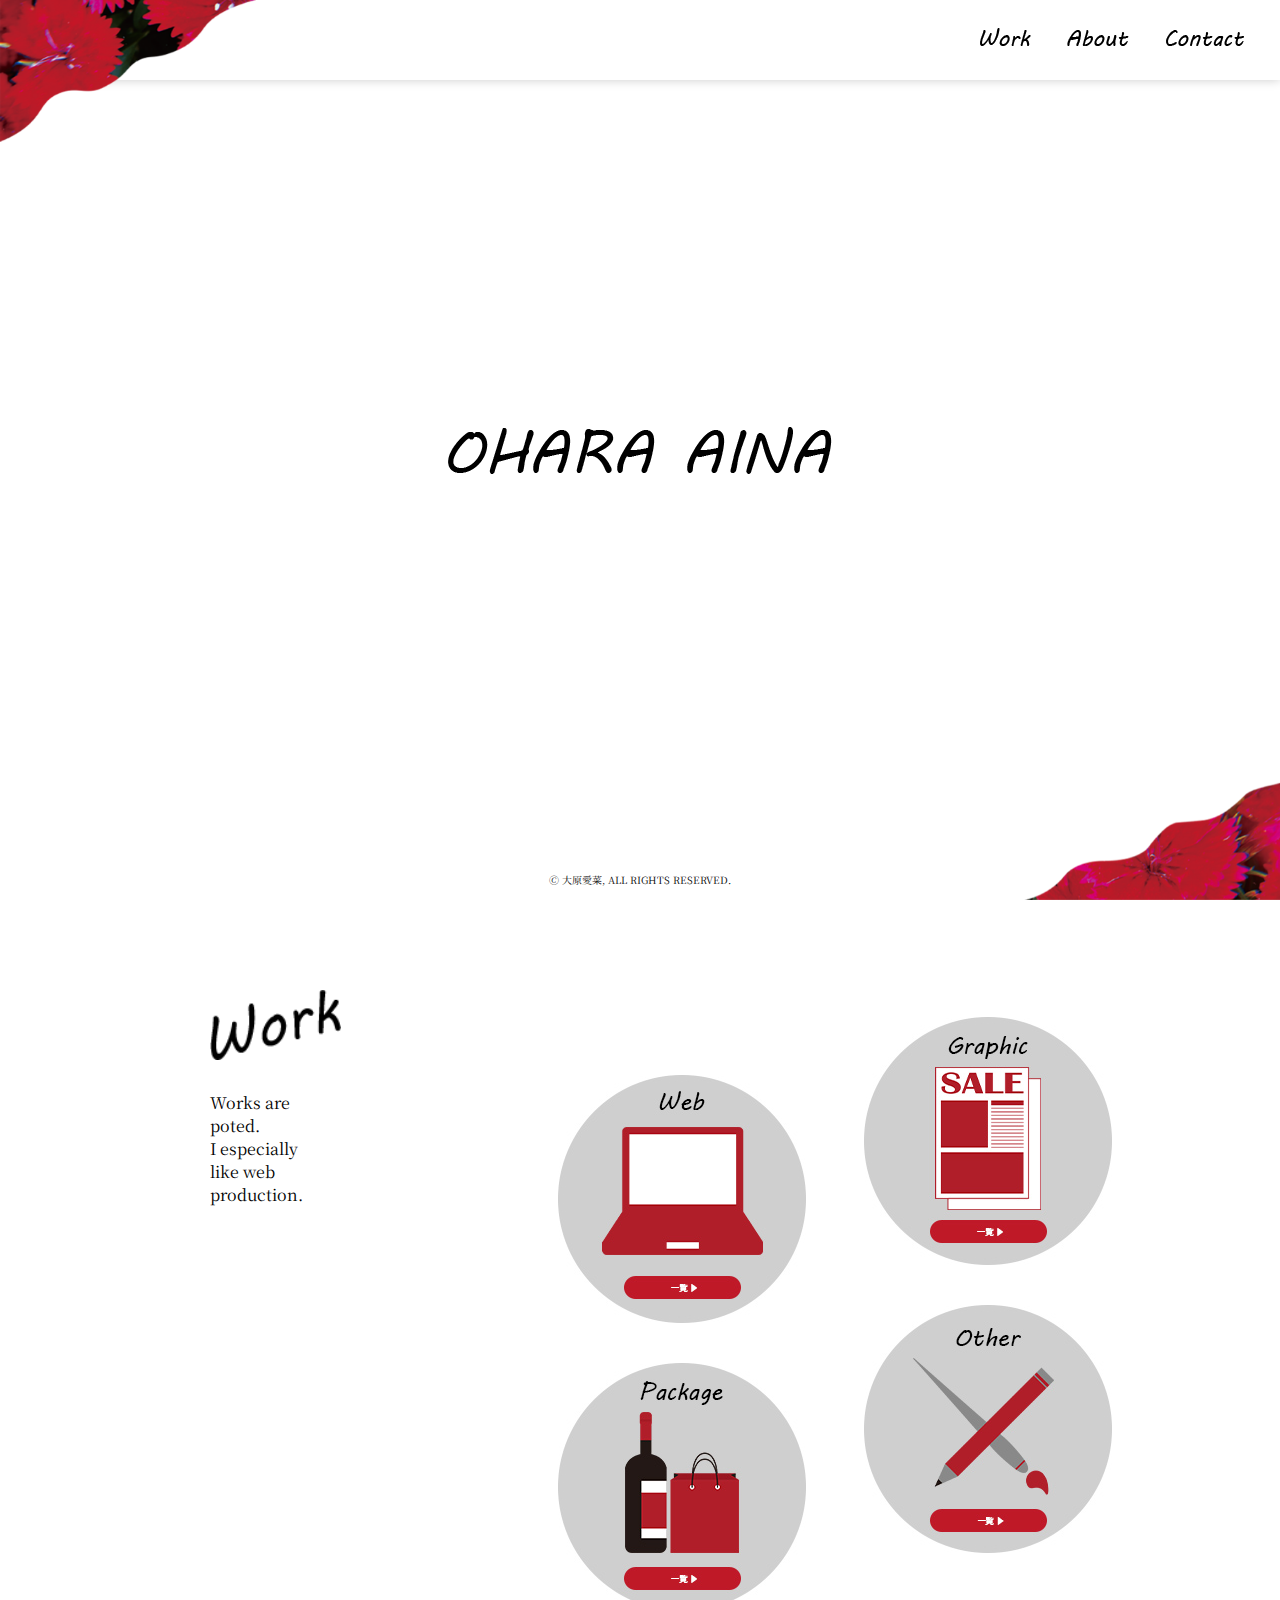
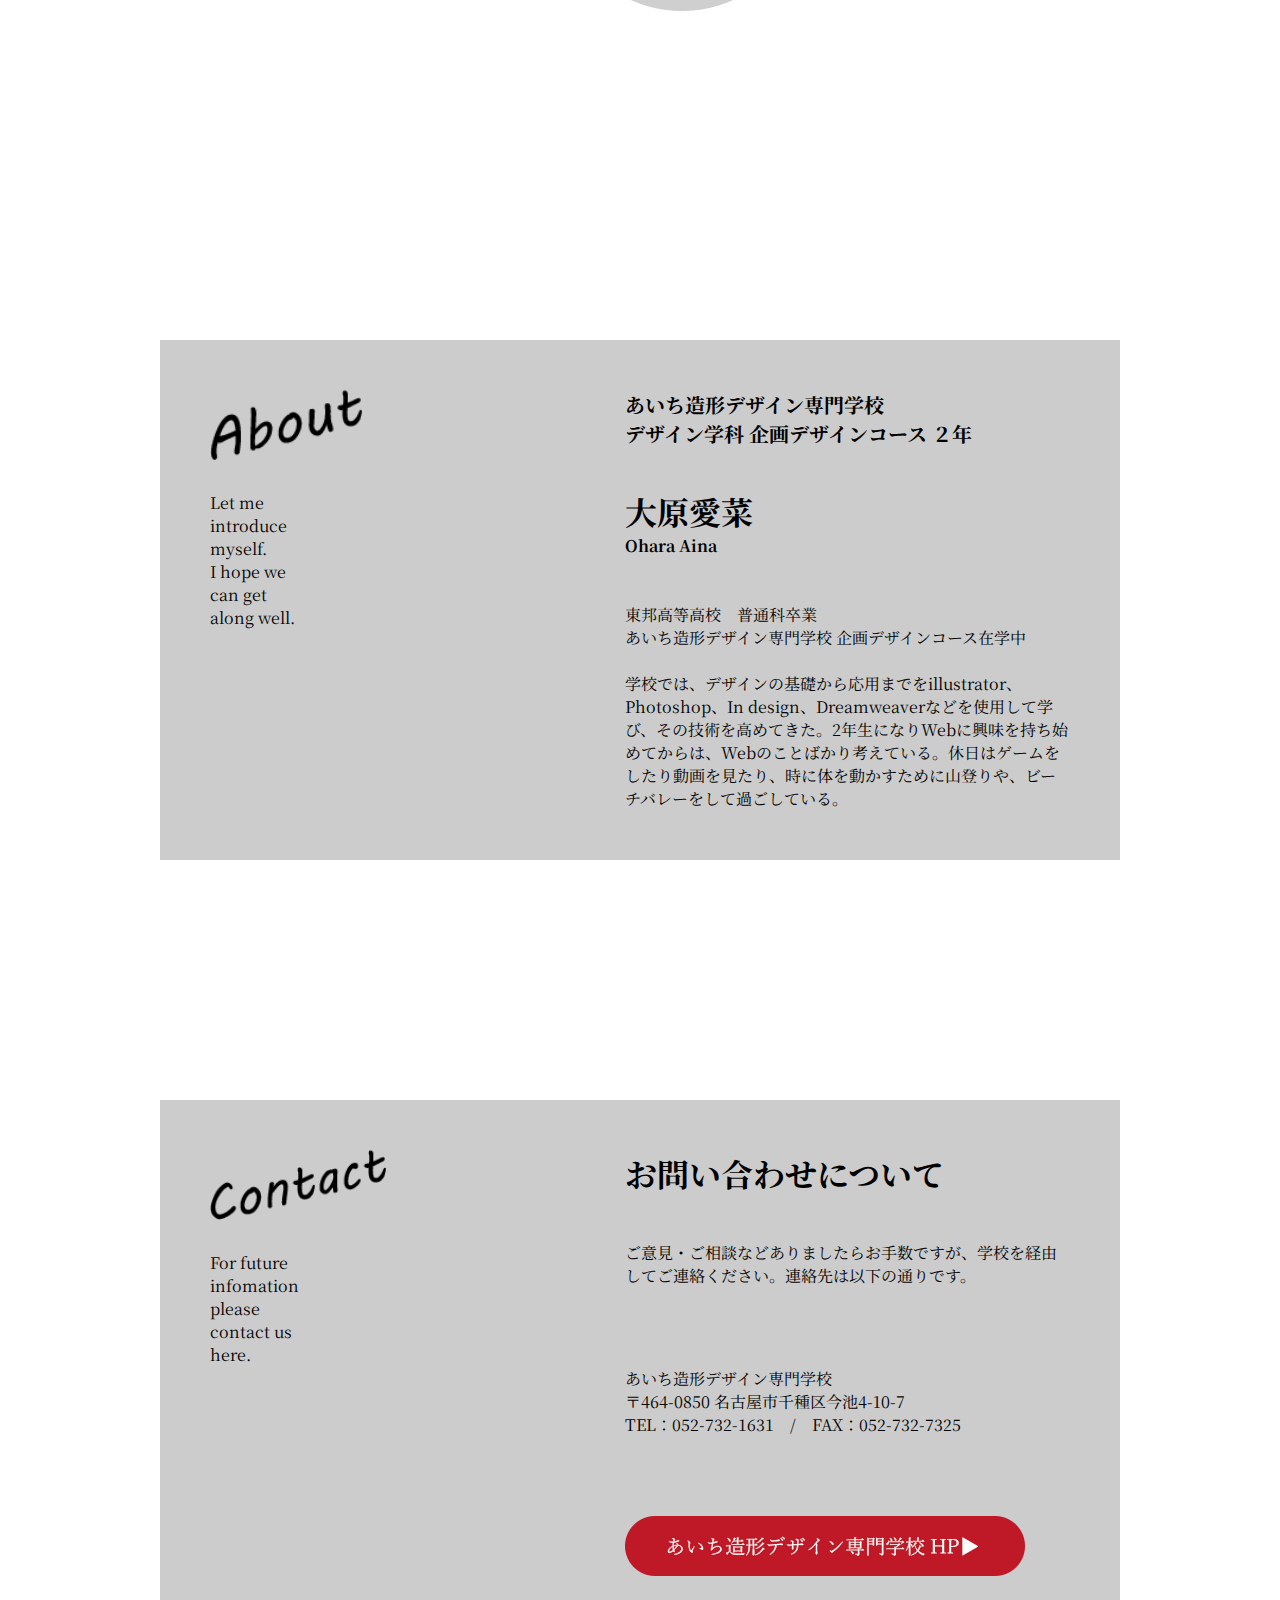
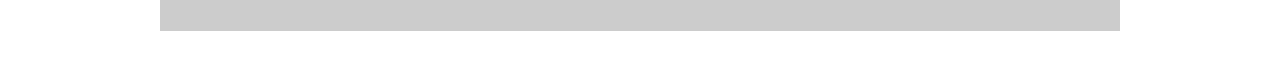
<file: index.html>
<!doctype html>
<html>
<head>
<meta charset="utf-8">
<title>Home | OHARA AINA Portfolio</title>
<link rel="stylesheet" href="style.css">
<link rel="preconnect" href="https://fonts.gstatic.com" crossorigin>
<link href="https://fonts.googleapis.com/css2?family=Noto+Serif+JP:wght@200&display=swap" rel="stylesheet"></head>

<body>

	<img src="index_images/decoration_left.png" alt="flame" class="flame_top">
	<img src="index_images/decoration_right.png" alt="flame" class="flame_bottom">

<header>
	
	<div class="flame"></div>
		<nav>
			<div class="clearfix nav_conteiner wrap">
				<div class="nav_item">
					<a href="#work">
					<img src="index_images/Work.png" alt="Work" class="trans_nav">
					</a>
				</div>
				<div class="nav_item">
					<a href="#about">
					<img src="index_images/About.png" alt="About" class="trans_nav">
					</a>
				</div>
				<div class="nav_item">
					<a href="#contact">
					<img src="index_images/Contact.png" alt="Contact" class="trans_nav">
					</a>
				</div>
			</div>
		</nav>

	<div class="wrap">
	<div class="nameROGO"></div>
	</div>
	
	<p class="footer_text">🄫  大原愛菜, ALL RIGHTS RESERVED.</p>
	
</header>

<main>	
	
	<div id="work"></div>
	<div class="wrap">
		<div class="work">
			<div>
				<img class="title_size clearfix" src="index_images/Work_title.png" alt="Work">
				<p class="sub">
				<br><br>
				Works are poted.<br>
				I especially like web production.
				</p>
			</div>
			<div class="work_icon">
				<div class="work_icon_left">
					<a href="work.html">
					<div class="icon_Web"></div>
					</a>

					<a href="work.html#Package">
					<div class="icon_Package"></div>
					</a>
				</div>

				<div class="work_icon_right">
					<a href="work.html#Graphic">
					<div class="icon_Graphic"></div>
					</a>

					<a href="work.html#Other">
					<div class="icon_Other"></div>
					</a>
				</div>
			</div>
		</div>
	</div>
	
	<div id="about"></div>
	<div class="wrap">
		<div class="about">
			<div>
				<img class="title_size" src="index_images/About_title.png" alt="About">
				<p class="sub">
				<br><br>
				Let me introduce myself.<br>
				I hope we can get along well.
				</p>
			</div>
			<div class="about_description">
				<h2>あいち造形デザイン専門学校<br>
					デザイン学科 企画デザインコース ２年</h2>
				<h3>大原愛菜</h3>
				<h4>Ohara Aina</h4>
				<p>東邦高等高校　普通科卒業<br>
					あいち造形デザイン専門学校 企画デザインコース在学中<br><br>

					学校では、デザインの基礎から応用までをillustrator、Photoshop、In design、Dreamweaverなどを使用して学び、その技術を高めてきた。2年生になりWebに興味を持ち始めてからは、Webのことばかり考えている。休日はゲームをしたり動画を見たり、時に体を動かすために山登りや、ビーチバレーをして過ごしている。</p>
			</div>
		</div>
	</div>
	
	<div id="contact"></div>
	<div class="wrap">
		<div class="contact">
			<div>
				<img class="title_size" src="index_images/Contact_title.png" alt="Contact">
				<p class="sub">
				<br><br>
				For future infomation please contact us here.
				</p>
			</div>
			<div class="contact_description">
				<h2>お問い合わせについて</h2>
				<p>ご意見・ご相談などありましたらお手数ですが、学校を経由
					してご連絡ください。連絡先は以下の通りです。</p>
				<p>あいち造形デザイン専門学校<br>
					〒464-0850 名古屋市千種区今池4-10-7 <br>
					TEL：052-732-1631　/　FAX：052-732-7325</p>
				<div >
				<a href="https://www.design.ac.jp/subject/produce/">
				<img src="index_images/contact_buttom.png" alt="学校HP" id="AZD">
				</a>
				</div>
			</div>
	  </div>
	</div>

</main>

</body>
</html>
</file>
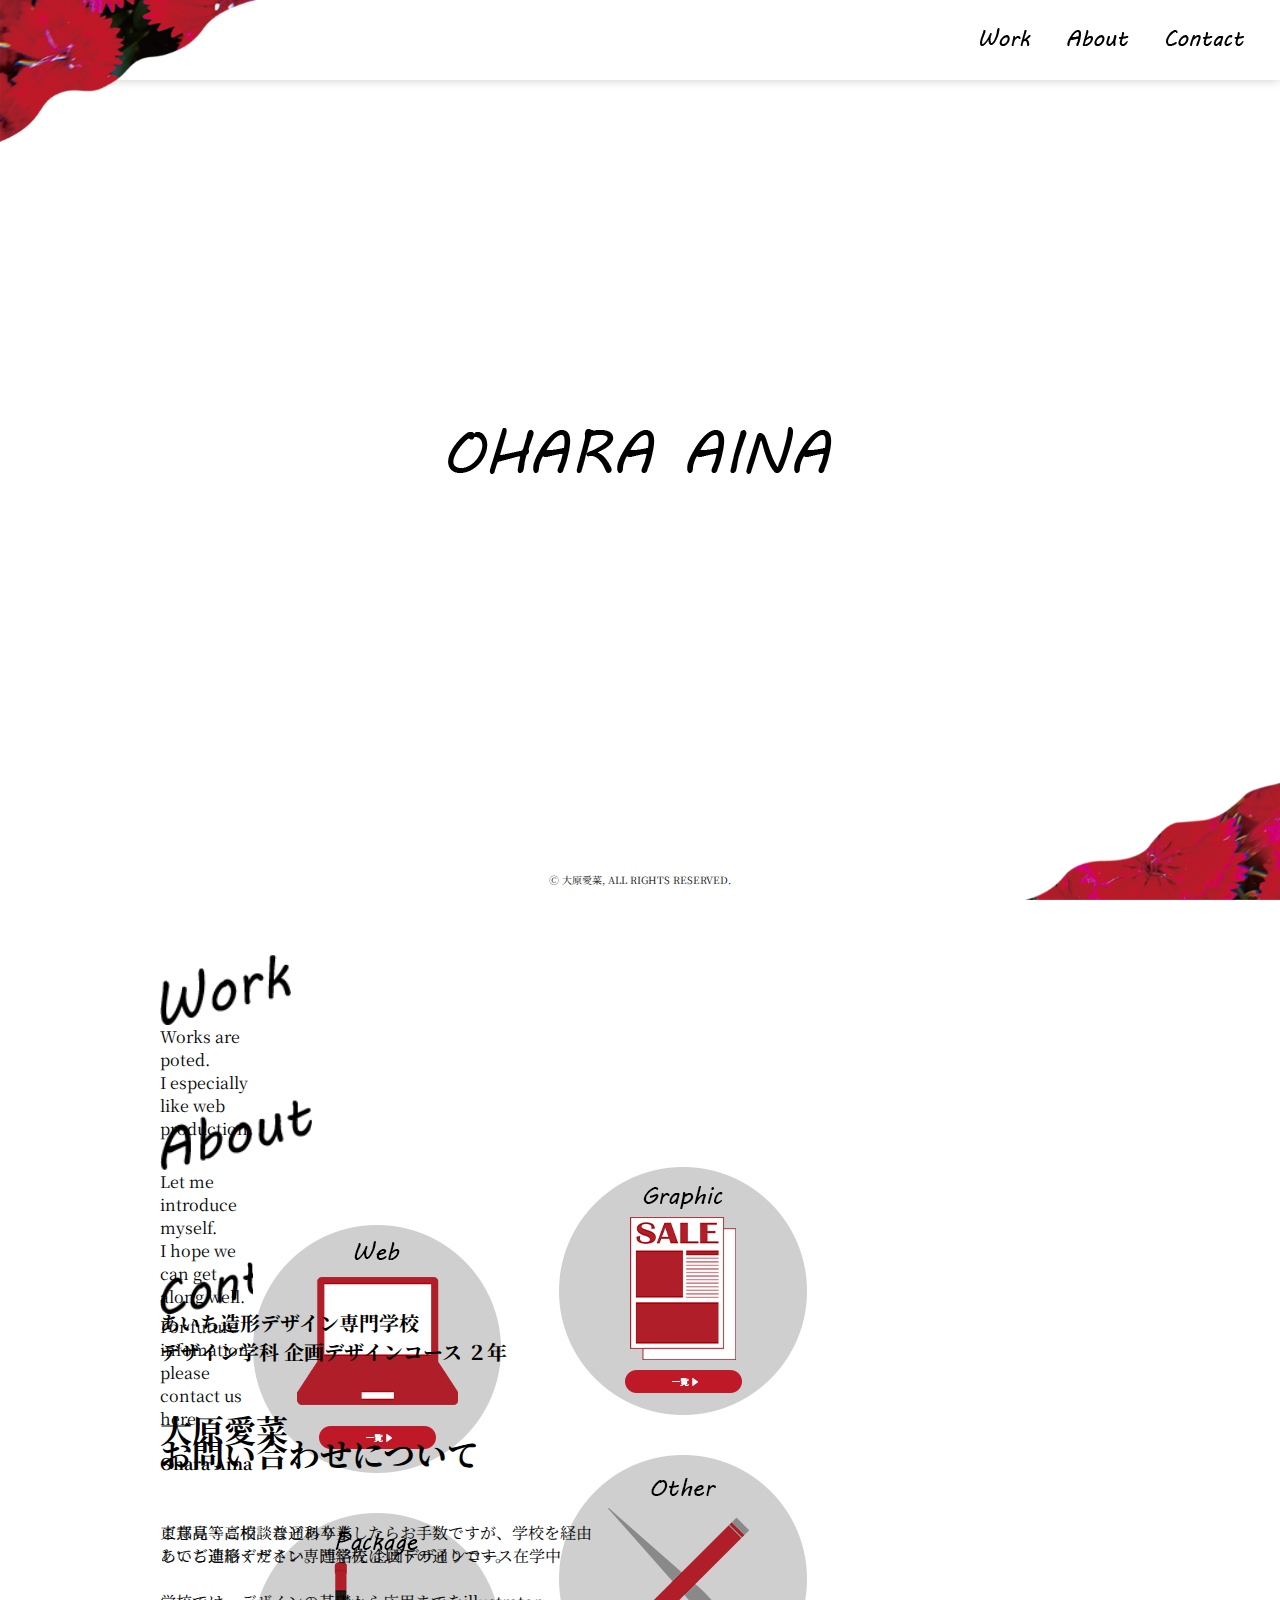
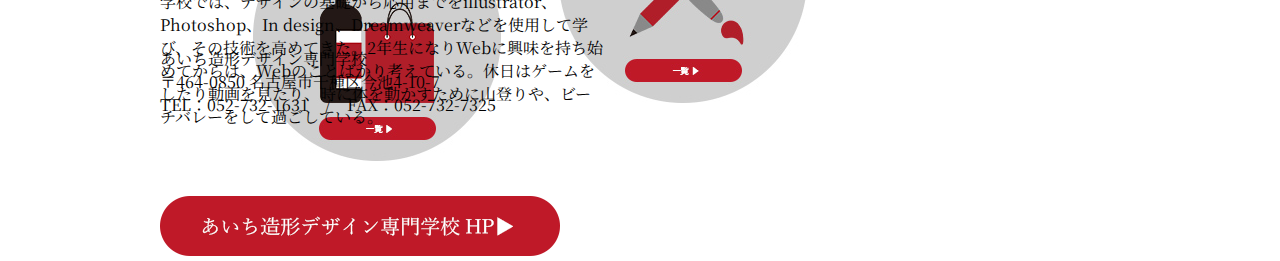
<file: index2.html>
<!doctype html>
<html>
<head>
<meta charset="utf-8">
<title>Home | OHARA AINA Portfolio</title>
<link rel="stylesheet" href="style.css">
<link rel="preconnect" href="https://fonts.gstatic.com" crossorigin>
<link href="https://fonts.googleapis.com/css2?family=Noto+Serif+JP:wght@200&display=swap" rel="stylesheet"></head>

<body>

	<img src="index_images/decoration_left.png" alt="flame" class="flame_top">
	<img src="index_images/decoration_right.png" alt="flame" class="flame_bottom">

<header>
	
	<div class="flame"></div>
		<nav>
			<div class="clearfix nav_conteiner wrap">
				<div class="nav_item">
					<a href="#work">
					<img src="index_images/Work.png" alt="Work" class="trans_nav">
					</a>
				</div>
				<div class="nav_item">
					<a href="#about">
					<img src="index_images/About.png" alt="About" class="trans_nav">
					</a>
				</div>
				<div class="nav_item">
					<a href="#contact">
					<img src="index_images/Contact.png" alt="Contact" class="trans_nav">
					</a>
				</div>
			</div>
		</nav>

	<div class="wrap">
	<div class="nameROGO"></div>
	</div>
	
	<p class="footer_text">🄫  大原愛菜, ALL RIGHTS RESERVED.</p>
	
</header>

<main>	
	
	<div class="wrap">
	<div id="work">
		<div>
			<img class="title_size clearfix" src="index_images/Work_title.png" alt="Work">
			<p class="sub">
			<br><br>
			Works are poted.<br>
			I especially like web production.
			</p>
		</div>
		<div class="work_icon">
			<div class="work_icon_left">
				<a href="work.html">
				<div class="icon_Web"></div>
				</a>
				
				<a href="work.html#Package">
				<div class="icon_Package"></div>
				</a>
			</div>

			<div class="work_icon_right">
				<a href="work.html#Graphic">
				<div class="icon_Graphic"></div>
				</a>

				<a href="work.html#Other">
				<div class="icon_Other"></div>
				</a>
			</div>
		</div>
	</div>
	</div>
	
	<div class="wrap">
		<div id="about">
			<div>
				<img class="title_size" src="index_images/About_title.png" alt="About">
				<p class="sub">
				<br><br>
				Let me introduce myself.<br>
				I hope we can get along well.
				</p>
			</div>
			<div class="about_description">
				<h2>あいち造形デザイン専門学校<br>
					デザイン学科 企画デザインコース ２年</h2>
				<h3>大原愛菜</h3>
				<h4>Ohara Aina</h4>
				<p>東邦高等高校　普通科卒業<br>
					あいち造形デザイン専門学校 企画デザインコース在学中<br><br>

					学校では、デザインの基礎から応用までをillustrator、Photoshop、In design、Dreamweaverなどを使用して学び、その技術を高めてきた。2年生になりWebに興味を持ち始めてからは、Webのことばかり考えている。休日はゲームをしたり動画を見たり、時に体を動かすために山登りや、ビーチバレーをして過ごしている。</p>
			</div>
		</div>
	</div>
	
	<div class="wrap">
		<div id="contact">
			<div>
				<img class="title_size" src="index_images/Contact_title.png" alt="Contact">
				<p class="sub">
				<br><br>
				For future infomation please contact us here.
				</p>
			</div>
			<div class="contact_description">
				<h2>お問い合わせについて</h2>
				<p>ご意見・ご相談などありましたらお手数ですが、学校を経由
					してご連絡ください。連絡先は以下の通りです。</p>
				<p>あいち造形デザイン専門学校<br>
					〒464-0850 名古屋市千種区今池4-10-7 <br>
					TEL：052-732-1631　/　FAX：052-732-7325</p>
				<div >
				<a href="https://www.design.ac.jp/">
				<img src="index_images/contact_buttom.png" alt="学校HP" id="AZD">
				</a>
				</div>
			</div>
	  </div>
	</div>

</main>



</body>
</html>
</file>
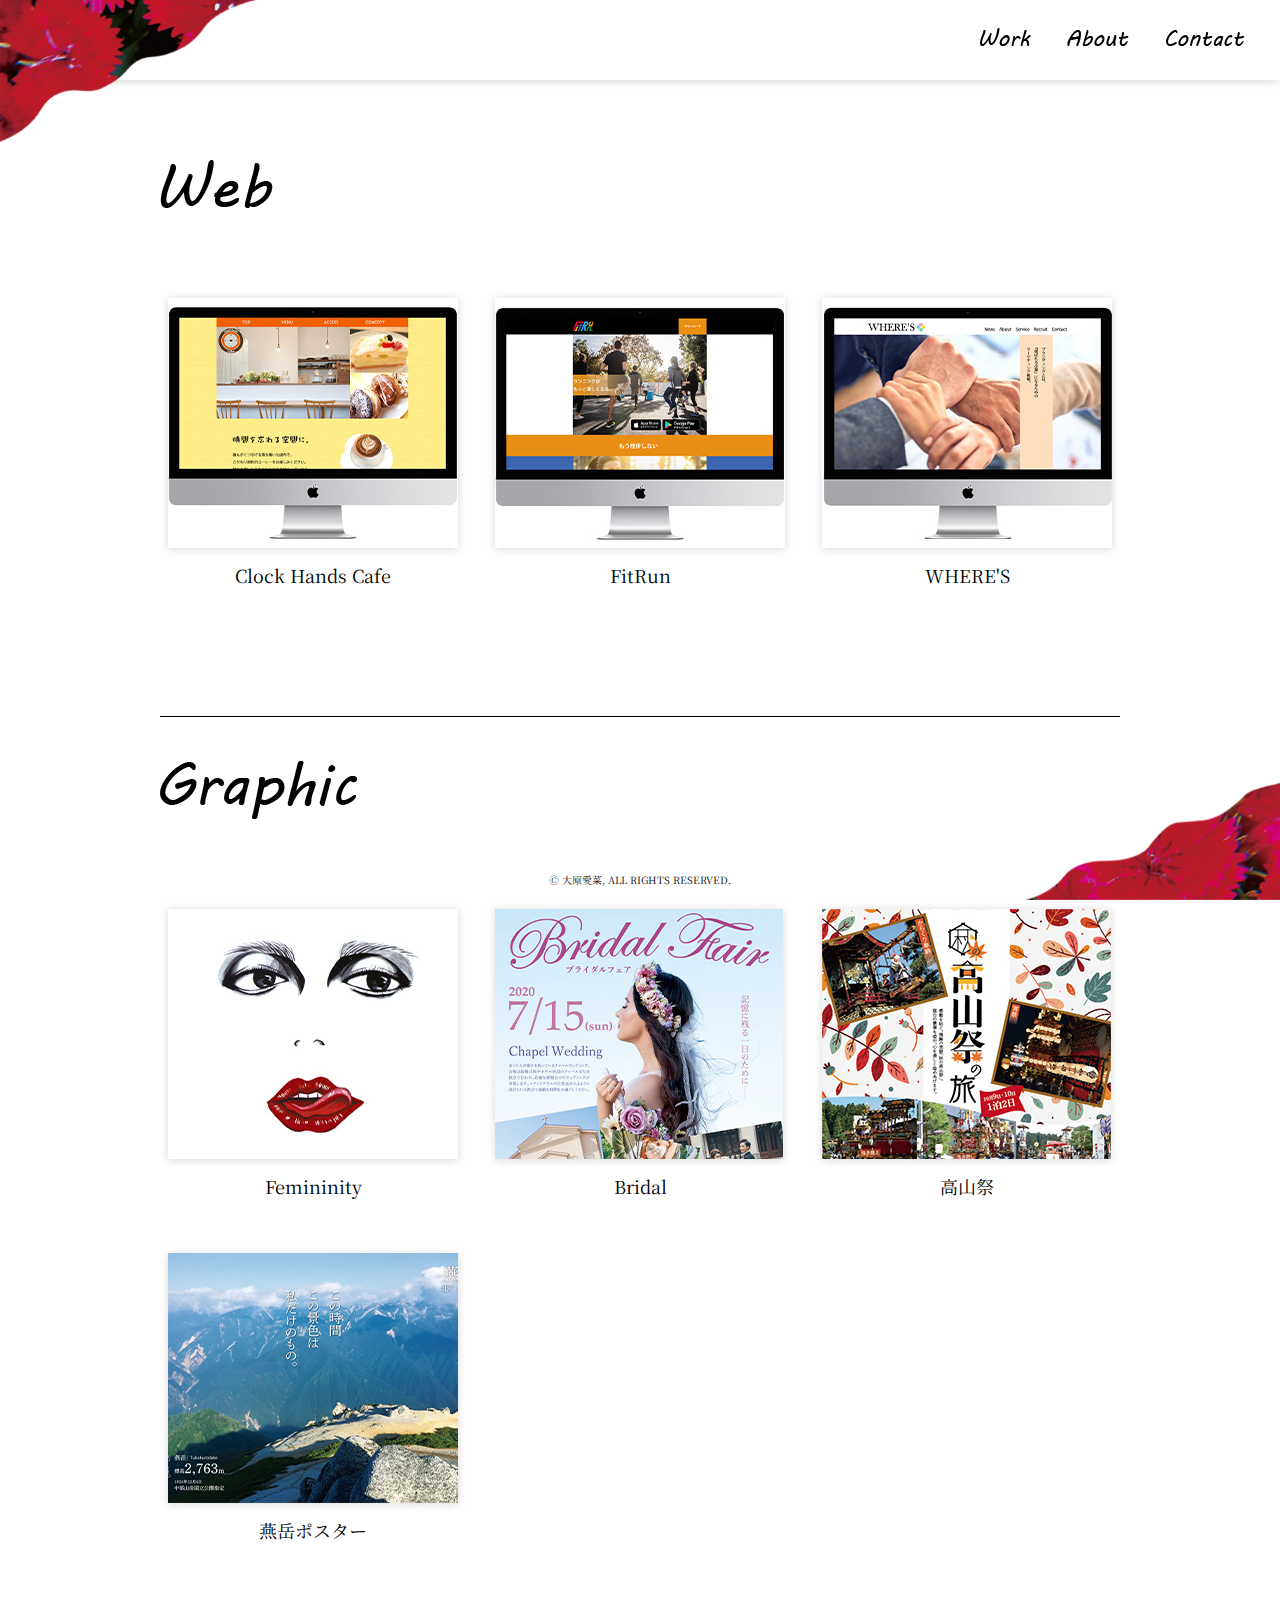
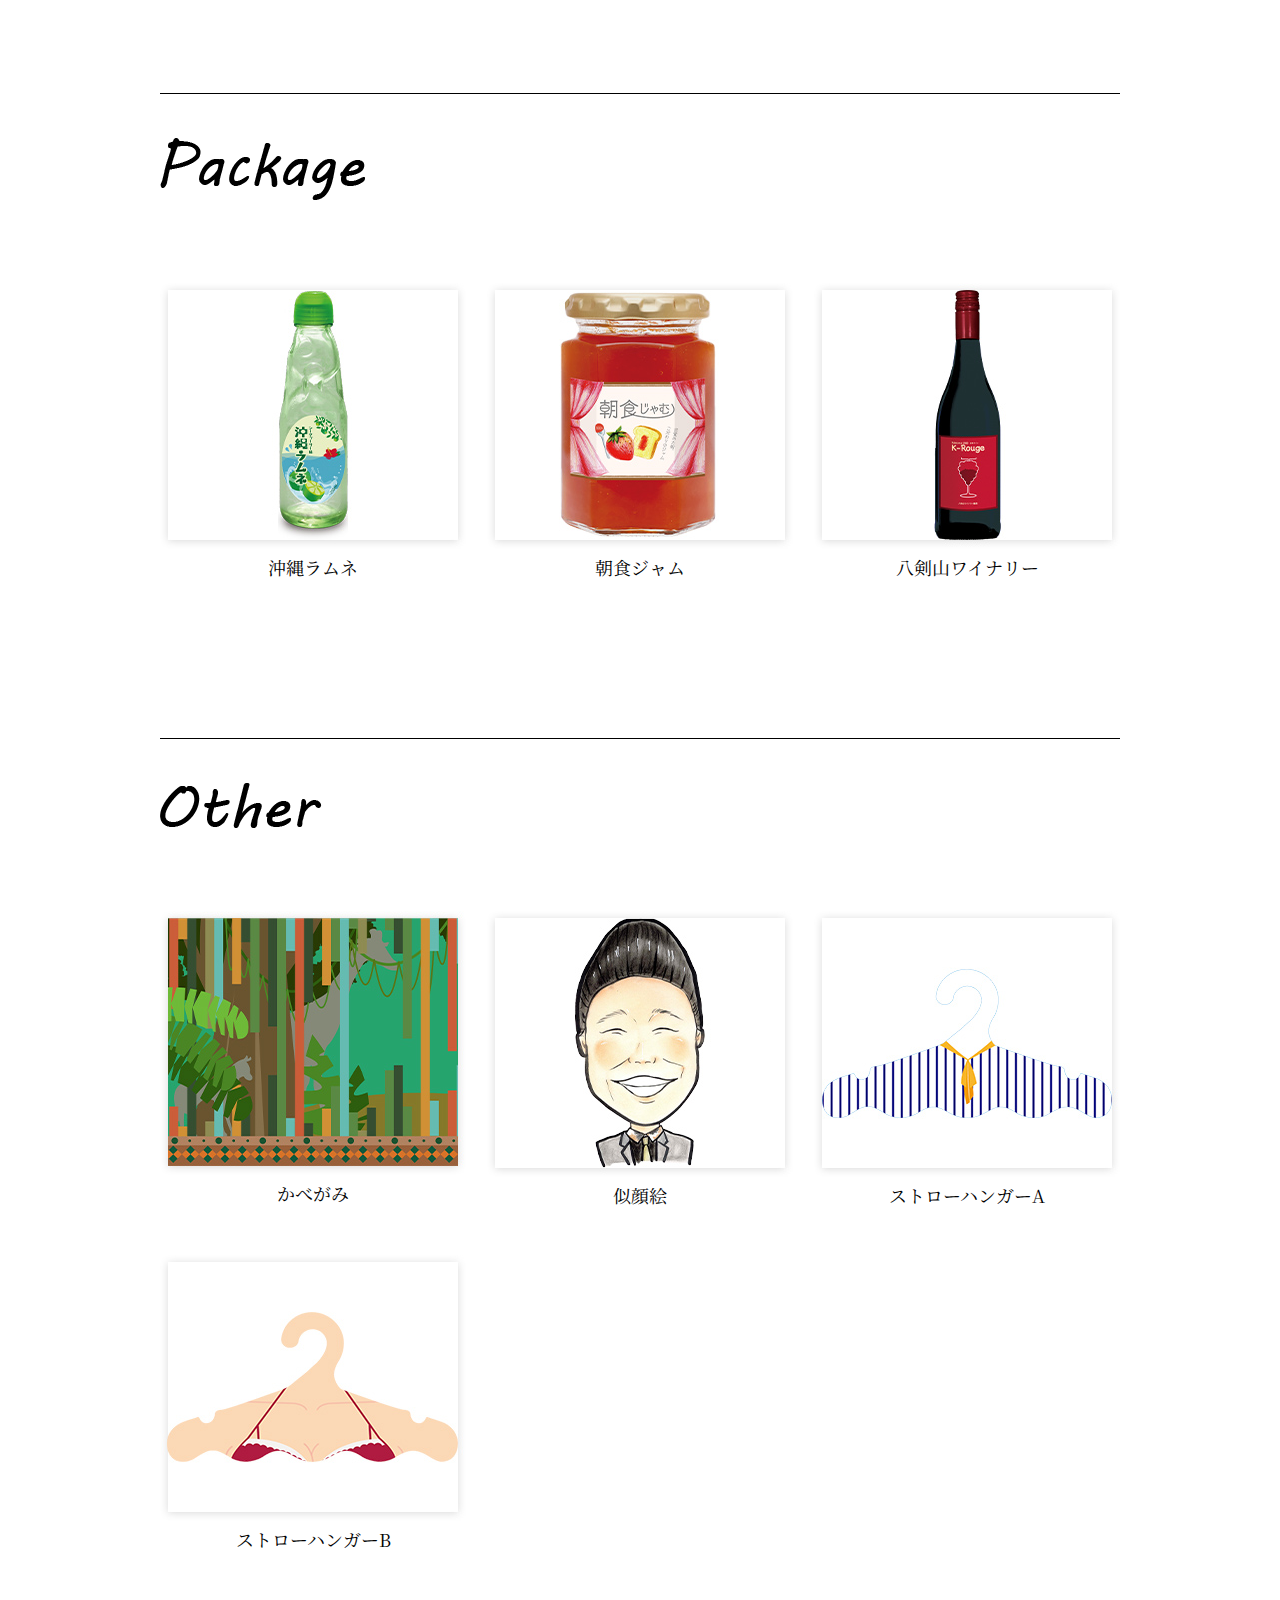
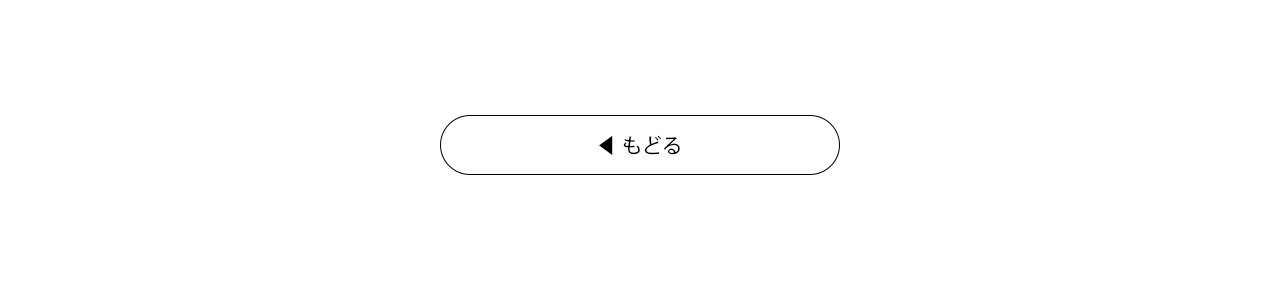
<file: work.html>
<!doctype html>
<html>
<head>
<meta charset="utf-8">
<title>Work | OHARA AINA Portfolio</title>
<link rel="stylesheet" href="style2.css">
<link rel="preconnect" href="https://fonts.gstatic.com" crossorigin>
<link href="https://fonts.googleapis.com/css2?family=Noto+Serif+JP:wght@200&display=swap" rel="stylesheet"></head>

<body>
	
	<img src="index_images/decoration_left.png" alt="flame" class="flame_top">
	<img src="index_images/decoration_right.png" alt="flame" class="flame_bottom">

<header>
	
	<div class="flame"></div>
		<nav>
			<div class="clearfix nav_conteiner wrap">
				<div class="nav_item">
					<a href="index.html#work">
					<img src="index_images/Work.png" alt="Work" class="trans_nav">
					</a>
				</div>
				<div class="nav_item">
					<a href="index.html#about">
					<img src="index_images/About.png" alt="About" class="trans_nav">
					</a>
				</div>
				<div class="nav_item">
					<a href="index.html#contact">
					<img src="index_images/Contact.png" alt="Contact" class="trans_nav">
					</a>
				</div>
			</div>
		</nav>
	
	<p class="footer_text">🄫  大原愛菜, ALL RIGHTS RESERVED.</p>
	
</header>


<main>
	
<div class="none"></div>
<div class="wrap">
	
	<div id="Web">
		<img src="work_images/Web.png" alt="Web">
		<div class="conteiner">
			<div class="item">
				<a href="work_web.html">
				<img src="work_images/Clock Hands Cafe.jpg" alt="Clock Hands Cafe">
				<p>Clock Hands Cafe</p>
				</a>
			</div>

			<div class="item">
				<a href="work_web.html#FitRun">
				<img src="work_images/FitRun.jpg" alt="FitRun">
				<p>FitRun</p>
				</a>
			</div>
			
			<div class="item">
				<a href="work_web.html#WHERE'S">
				<img src="work_images/WHERE'S.jpg" alt="WHERE'S">
				<p>WHERE'S</p>
				</a>
			</div>
		</div>
	</div>
	
	<div id="Graphic">
		<img src="work_images/Graphic.png" alt="Graphic">
		<div class="conteiner">
			<div class="item">
				<a href="work_graphic.html">
				<img src="work_images/Femininity.jpg" alt="Femininity">
				<p>Femininity</p>
				</a>
			</div>

			<div class="item">
				<a href="work_graphic.html#Bridal">
				<img src="work_images/Bridal.jpg" alt="Bridal">
				<p>Bridal</p>
				</a>
			</div>
			
			<div class="item">
				<a href="work_graphic.html#takayama">
				<img src="work_images/高山祭.jpg" alt="高山祭">
				<p>高山祭</p>
				</a>
			</div>
		</div>
		
		<div class="conteiner">
			<div class="item">
				<a href="work_graphic.html#tubakuro">
				<img src="work_images/燕岳.jpg" alt="燕岳">
				<p>燕岳ポスター</p>
				</a>
			</div>

			<div class="item"></div>
			<div class="item"></div>
		</div>
	</div>
	
	<div id="Package">
		<img src="work_images/Package.png" alt="Package">
		<div class="conteiner">
			<div class="item">
				<a href="work_pakcage.html">
				<img src="work_images/ラムネ.jpg" alt="ラムネ">
				<p>沖縄ラムネ</p>
				</a>
			</div>

			<div class="item">
				<a href="work_pakcage.html#jam">
				<img src="work_images/朝食ジャム.jpg" alt="朝食ジャム">
				<p>朝食ジャム</p>
				</a>
			</div>
			
			<div class="item">
				<a href="work_pakcage.html#wine">
				<img src="work_images/八剣山ワイナリー.jpg" alt="八剣山ワイナリー">
				<p>八剣山ワイナリー</p>
				</a>
			</div>
		</div>
	</div>
	
	<div id="Other">
		<img src="work_images/Other.png" alt="Other">
		<div class="conteiner">
			<div class="item">
				<a href="work_other.html">
				<img src="work_images/かべいろ.jpg" alt="かべいろ">
				<p>かべがみ</p>
				</a>
			</div>

			<div class="item">
				<a href="work_other.html#nigaoe">
				<img src="work_images/似顔絵.jpg" alt="似顔絵">
				<p>似顔絵</p>
				</a>
			</div>

			<div class="item">
				<a href="work_other.html#hangerA">
				<img src="work_images/ストローハンガーA.jpg" alt="ストローハンガーA">
				<p>ストローハンガーA</p>
				</a>
			</div>
		</div>
		
		<div class="conteiner">
			<div class="item">
				<a href="work_other.html#hangerB">
				<img src="work_images/ストローハンガーB.jpg" alt="ストローハンガーB">
				<p>ストローハンガーB</p>
				</a>
			</div>

			<div class="item"></div>
			<div class="item"></div>
		</div>
	</div>
	
	<a href="index.html">
		<div class="back"></div>
	</a>

	
</div>
</main>


</body>
</html>
</file>
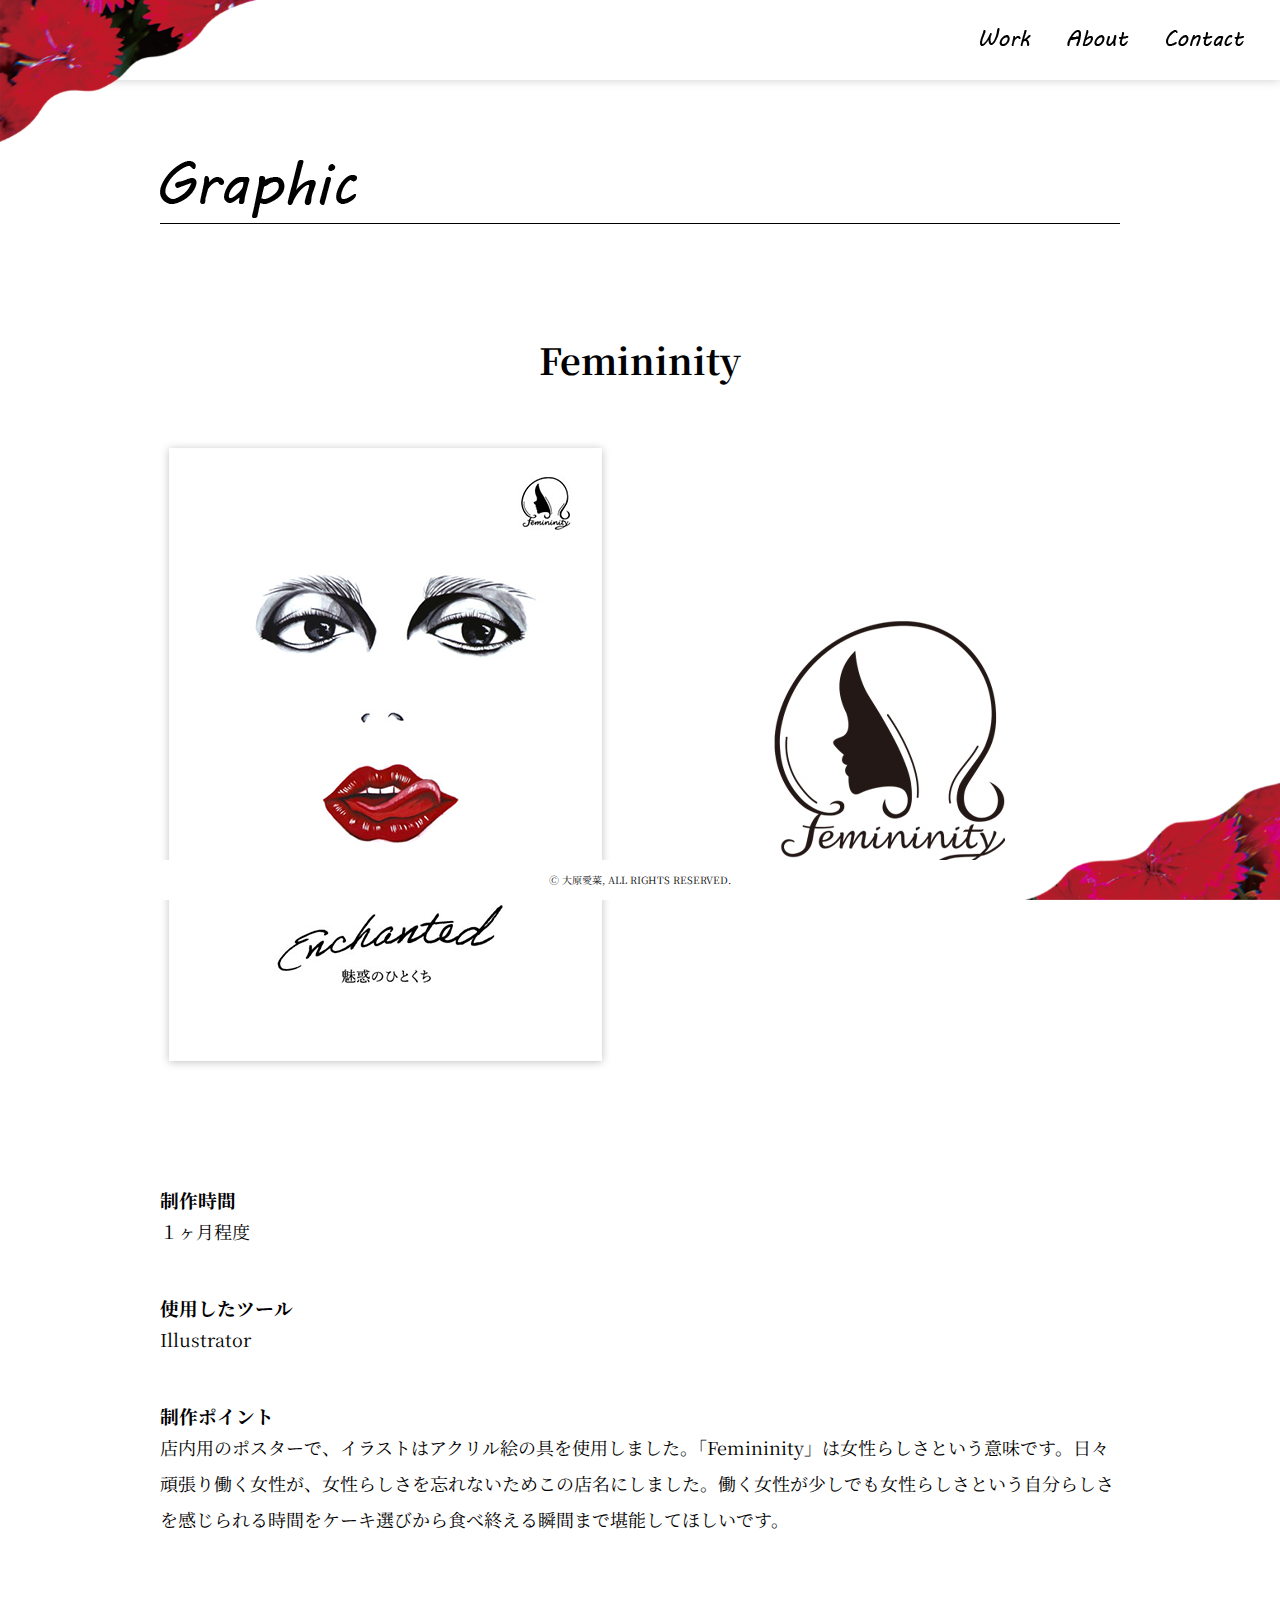
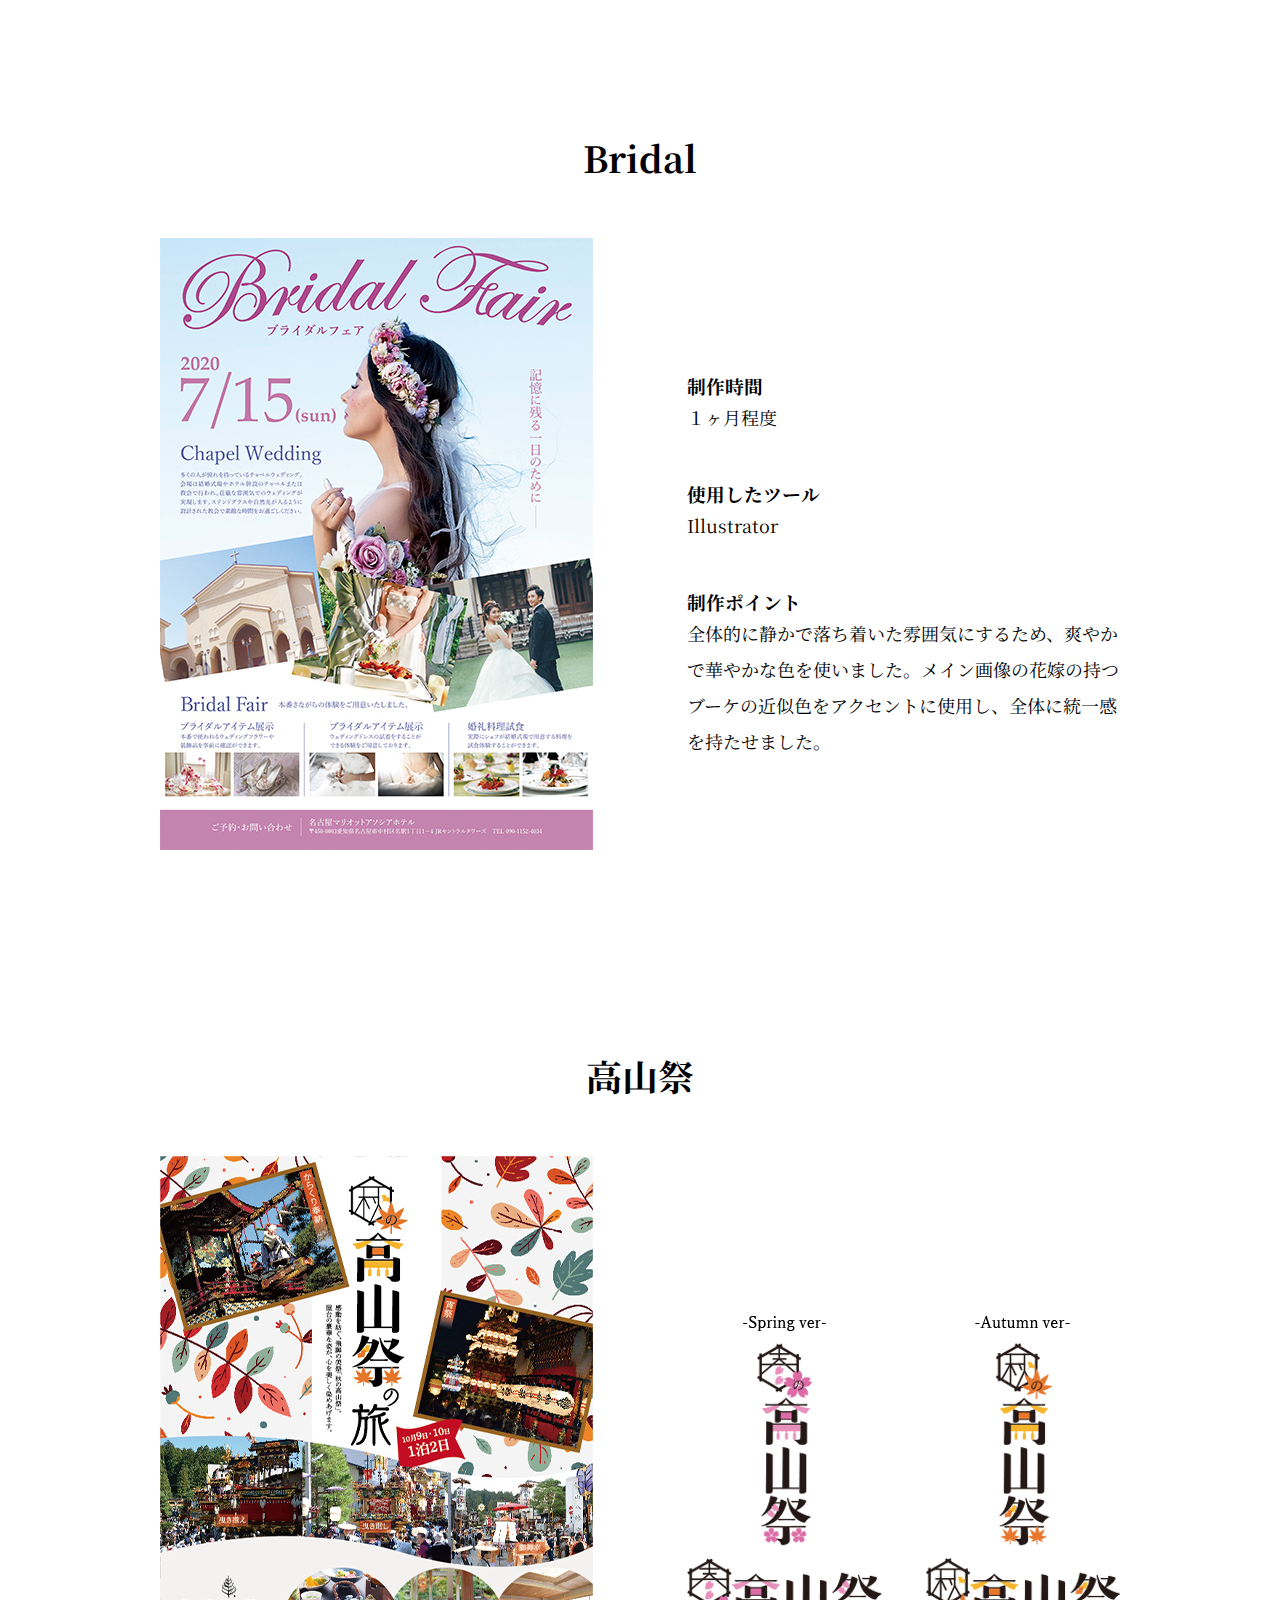
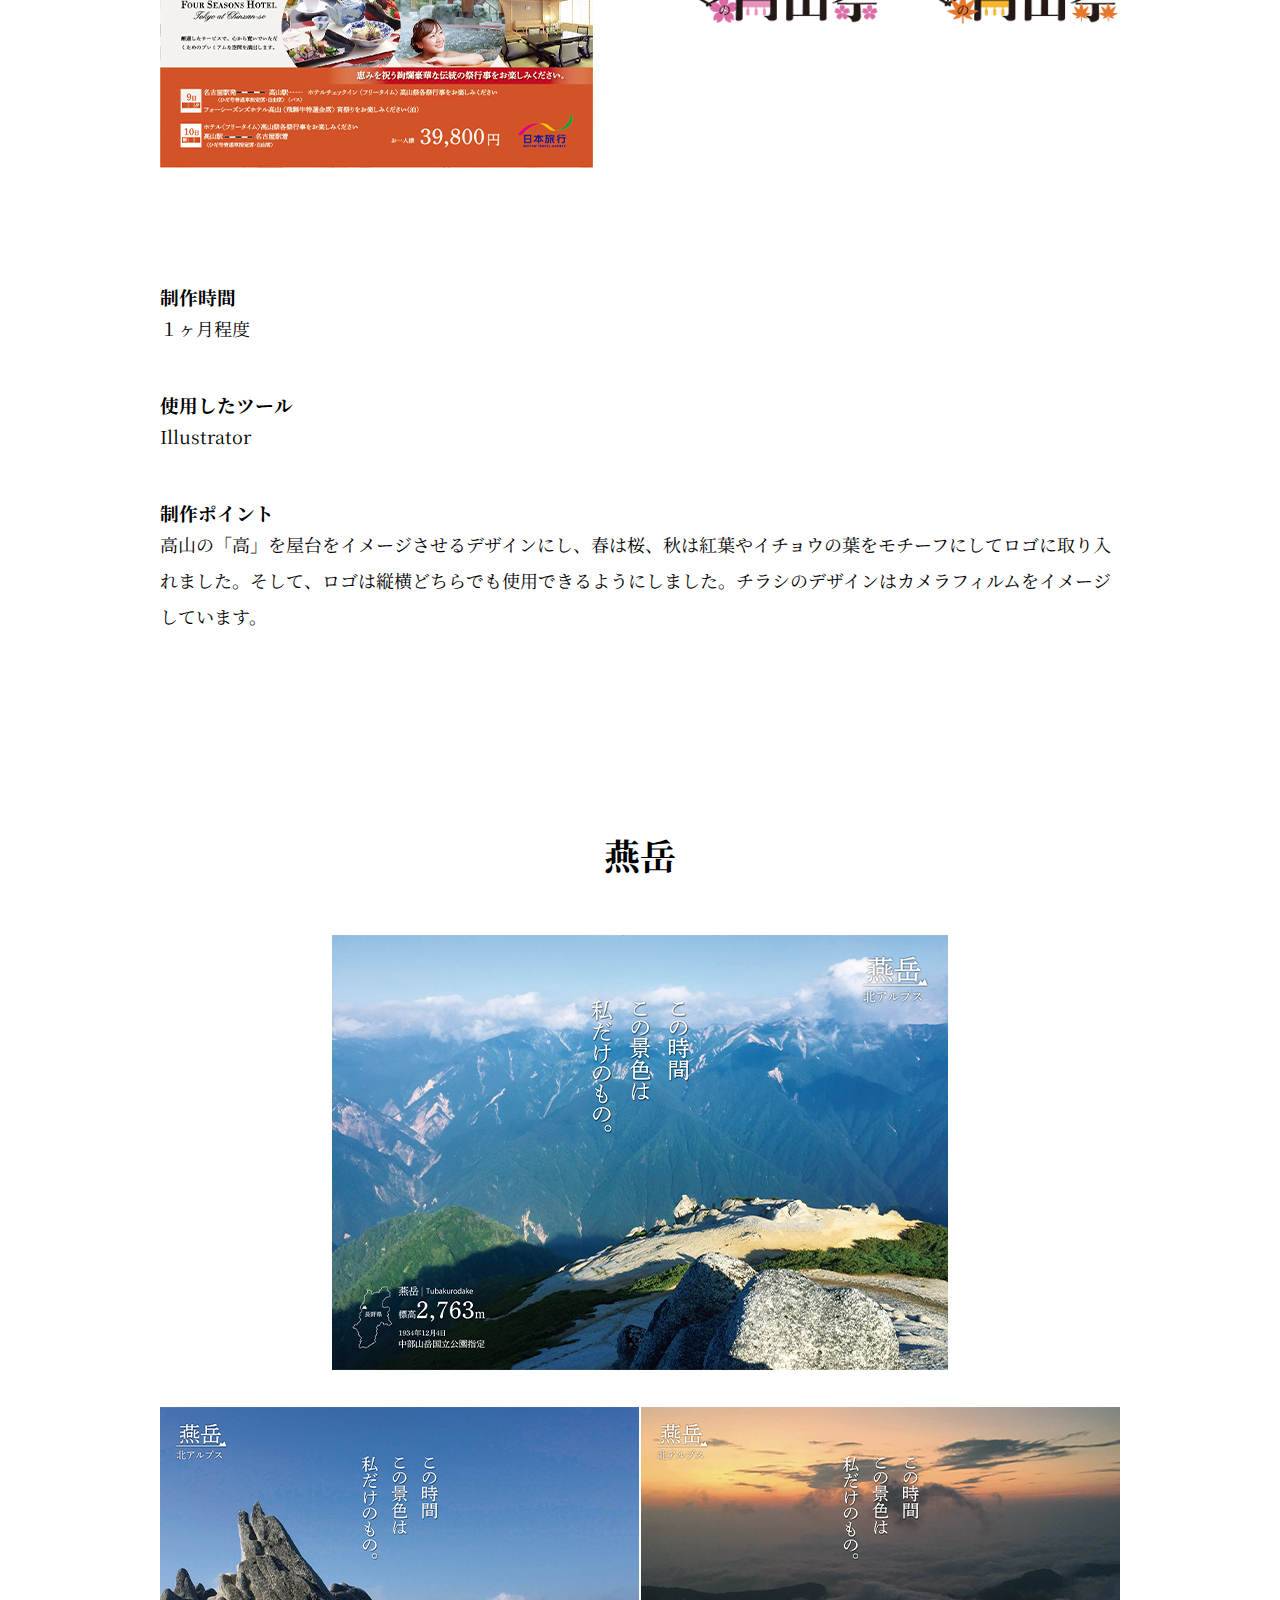
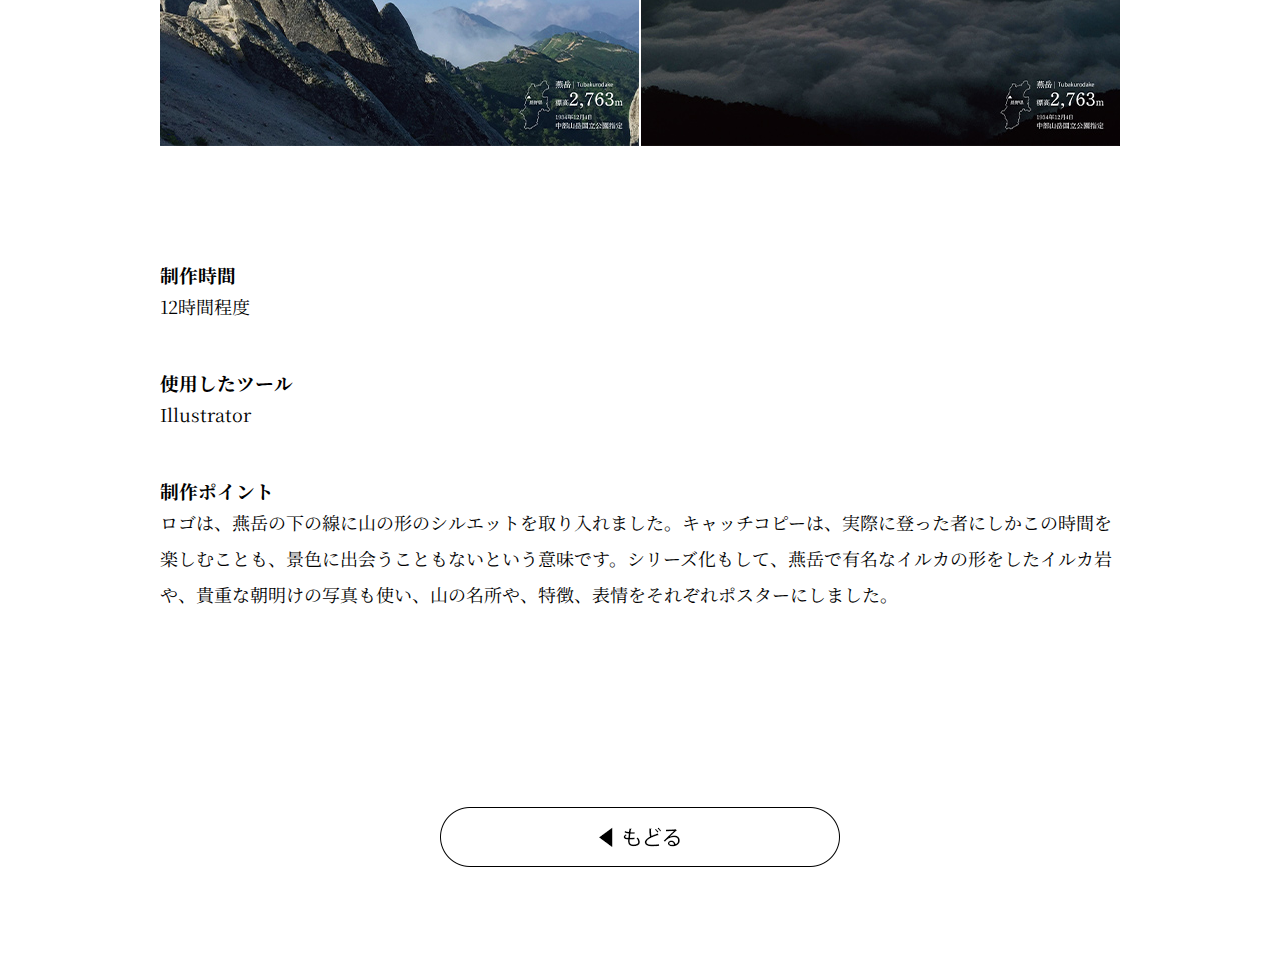
<file: work_graphic.html>
<!doctype html>
<html>
<head>
<meta charset="utf-8">
<title>Graphic | OHARA AINA Portfolio</title>
<link rel="stylesheet" href="style3.css">
<link rel="preconnect" href="https://fonts.gstatic.com" crossorigin>
<link href="https://fonts.googleapis.com/css2?family=Noto+Serif+JP:wght@200&display=swap" rel="stylesheet"></head>

<body>
	
	<img src="index_images/decoration_left.png" alt="flame" class="flame_top">
	<img src="index_images/decoration_right.png" alt="flame" class="flame_bottom">

<header>
	
	<div class="flame"></div>
		<nav>
			<div class="clearfix nav_conteiner wrap">
				<div class="nav_item">
					<a href="index.html#work">
					<img src="index_images/Work.png" alt="Work" class="trans_nav">
					</a>
				</div>
				<div class="nav_item">
					<a href="index.html#about">
					<img src="index_images/About.png" alt="About" class="trans_nav">
					</a>
				</div>
				<div class="nav_item">
					<a href="index.html#contact">
					<img src="index_images/Contact.png" alt="Contact" class="trans_nav">
					</a>
				</div>
			</div>
		</nav>
	
	<p class="footer_text">🄫  大原愛菜, ALL RIGHTS RESERVED.</p>
	
</header>

<main>
	
<div class="none"></div>
<div class="wrap">
	<div class="top">
		<img src="work_images/Graphic.png" alt="Graphic">
	</div>
	<h2>Femininity</h2>
		<div class="conteiner">
			<div class="item">
				<img src="work_item_images/Femininity.png" alt="ポスター">
			</div>

			<div class="item">
				<img src="work_item_images/FemininityROGO.jpg" alt="ロゴ">
			</div>
		</div>
	
	<div class="concept">
		<h3>制作時間</h3>
		<p>１ヶ月程度</p>

		<h3>使用したツール</h3>
		<p>Illustrator</p>

		<h3>制作ポイント</h3>
		<p>店内用のポスターで、イラストはアクリル絵の具を使用しました。「Femininity」は女性らしさという意味です。日々頑張り働く女性が、女性らしさを忘れないためこの店名にしました。働く女性が少しでも女性らしさという自分らしさを感じられる時間をケーキ選びから食べ終える瞬間まで堪能してほしいです。</p>
	</div>
	
	<h2 id="Bridal">Bridal</h2>
	<div class="concept_under">
	<div class="conteiner">
		<div class="item">
			<img src="work_item_images/Bridal.jpg" alt="Bridal">
		</div>
	
		<div class="item">
			<div class="concept_right">
			<h3>制作時間</h3>
			<p>１ヶ月程度</p>

			<h3>使用したツール</h3>
			<p>Illustrator</p>

			<h3>制作ポイント</h3>
			<p>全体的に静かで落ち着いた雰囲気にするため、爽やかで華やかな色を使いました。メイン画像の花嫁の持つブーケの近似色をアクセントに使用し、全体に統一感を持たせました。</p>
			</div>
		</div>
	</div>
	</div>
	
	<h2 id="takayama">高山祭</h2>
		<div class="conteiner">
			<div class="item">
				<img src="work_item_images/高山祭.jpg" alt="ポスター">
			</div>

			<div class="item">
				<div class="none"></div>
				<img src="work_item_images/高山祭rogo.png" alt="ロゴ">
			</div>
		</div>
	
	<div class="concept">
		<h3>制作時間</h3>
		<p>１ヶ月程度</p>

		<h3>使用したツール</h3>
		<p>Illustrator</p>

		<h3>制作ポイント</h3>
		<p>高山の「高」を屋台をイメージさせるデザインにし、春は桜、秋は紅葉やイチョウの葉をモチーフにしてロゴに取り入れました。そして、ロゴは縦横どちらでも使用できるようにしました。チラシのデザインはカメラフィルムをイメージしています。</p>
	</div>
	
	<h2 id="tubakuro">燕岳</h2>
	<div class="poster1"></div>
		<div class="conteiner">
			<div class="item">
				<img src="work_item_images/燕岳2.jpg" alt="ポスター2">
			</div>

			<div class="item">
				<img src="work_item_images/燕岳3.jpg" alt="ポスター3">
			</div>
		</div>
	
	<div class="concept">
		<h3>制作時間</h3>
		<p>12時間程度</p>

		<h3>使用したツール</h3>
		<p>Illustrator</p>

		<h3>制作ポイント</h3>
		<p>ロゴは、燕岳の下の線に山の形のシルエットを取り入れました。キャッチコピーは、実際に登った者にしかこの時間を楽しむことも、景色に出会うこともないという意味です。シリーズ化もして、燕岳で有名なイルカの形をしたイルカ岩や、貴重な朝明けの写真も使い、山の名所や、特徴、表情をそれぞれポスターにしました。</p>
	</div>



	<a href="work.html">
		<div class="back"></div>
	</a>
	
</div>
</main>


</body>
</html>
</file>
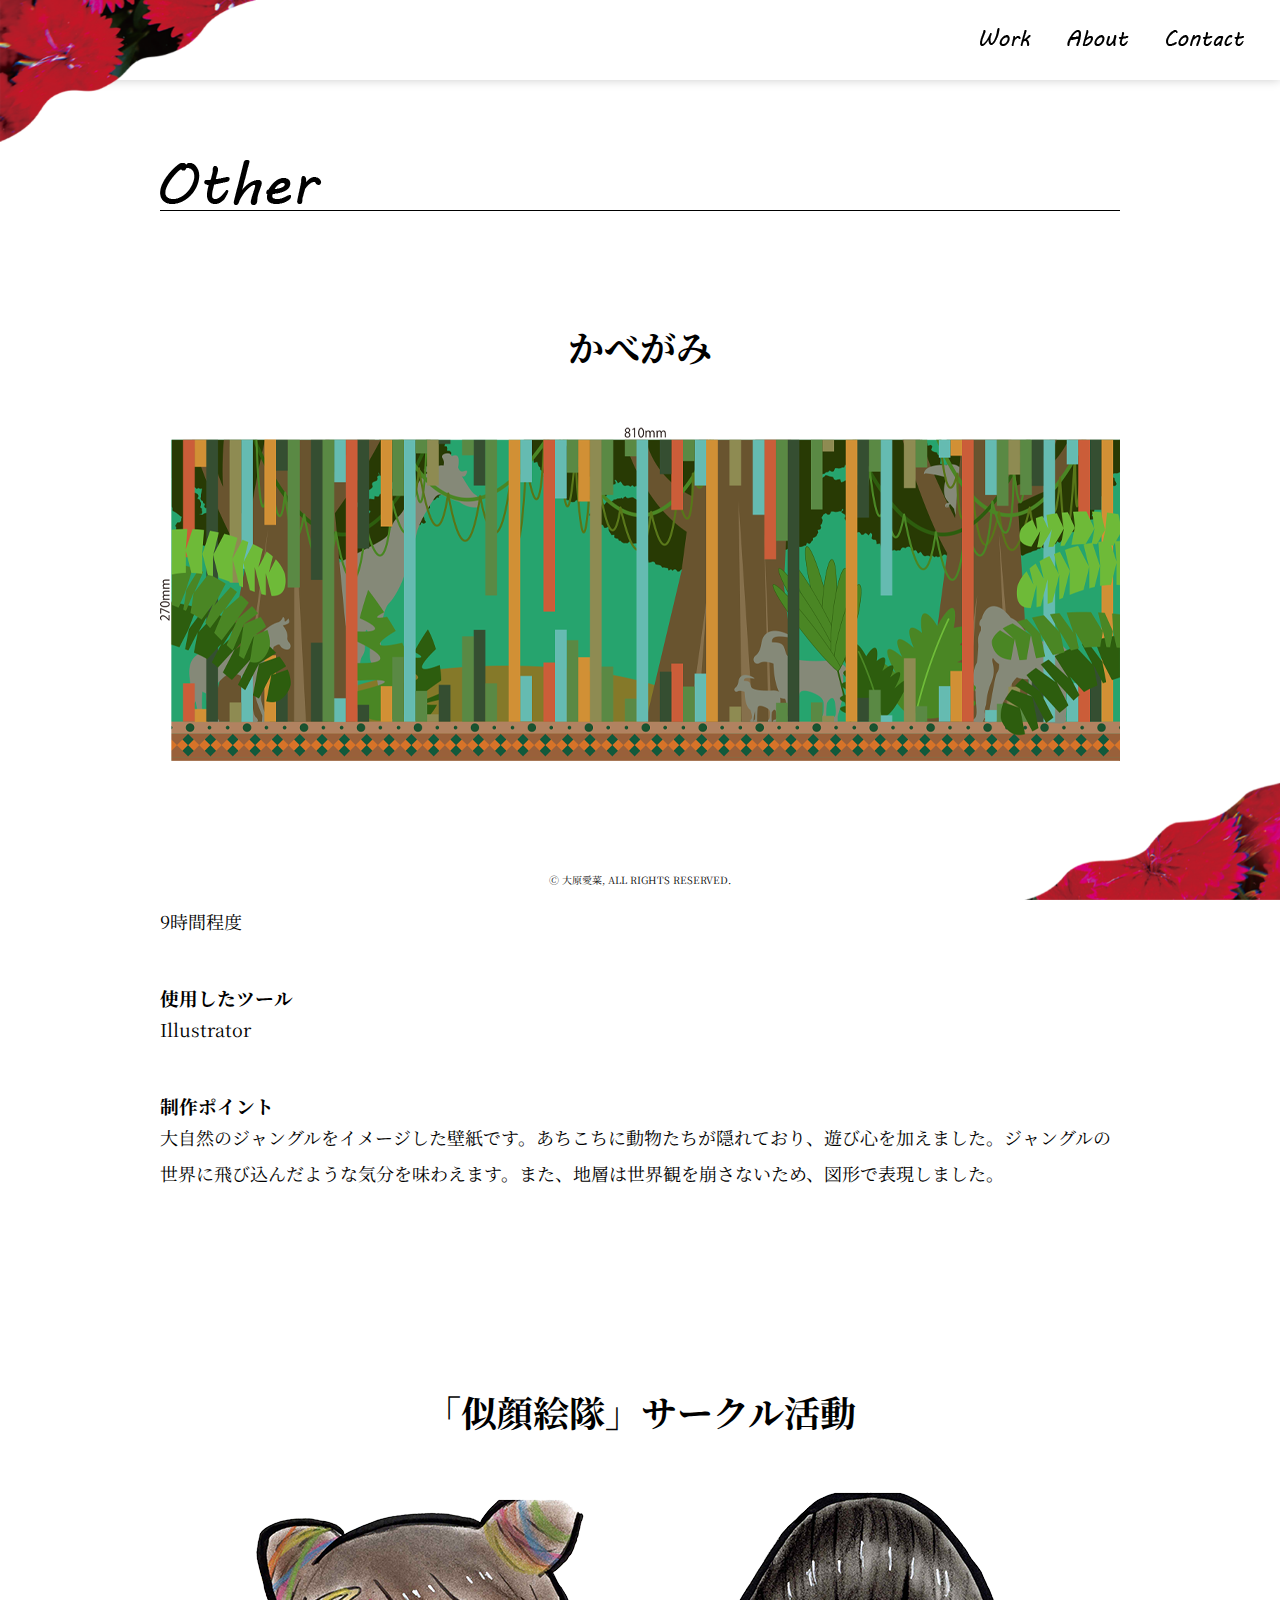
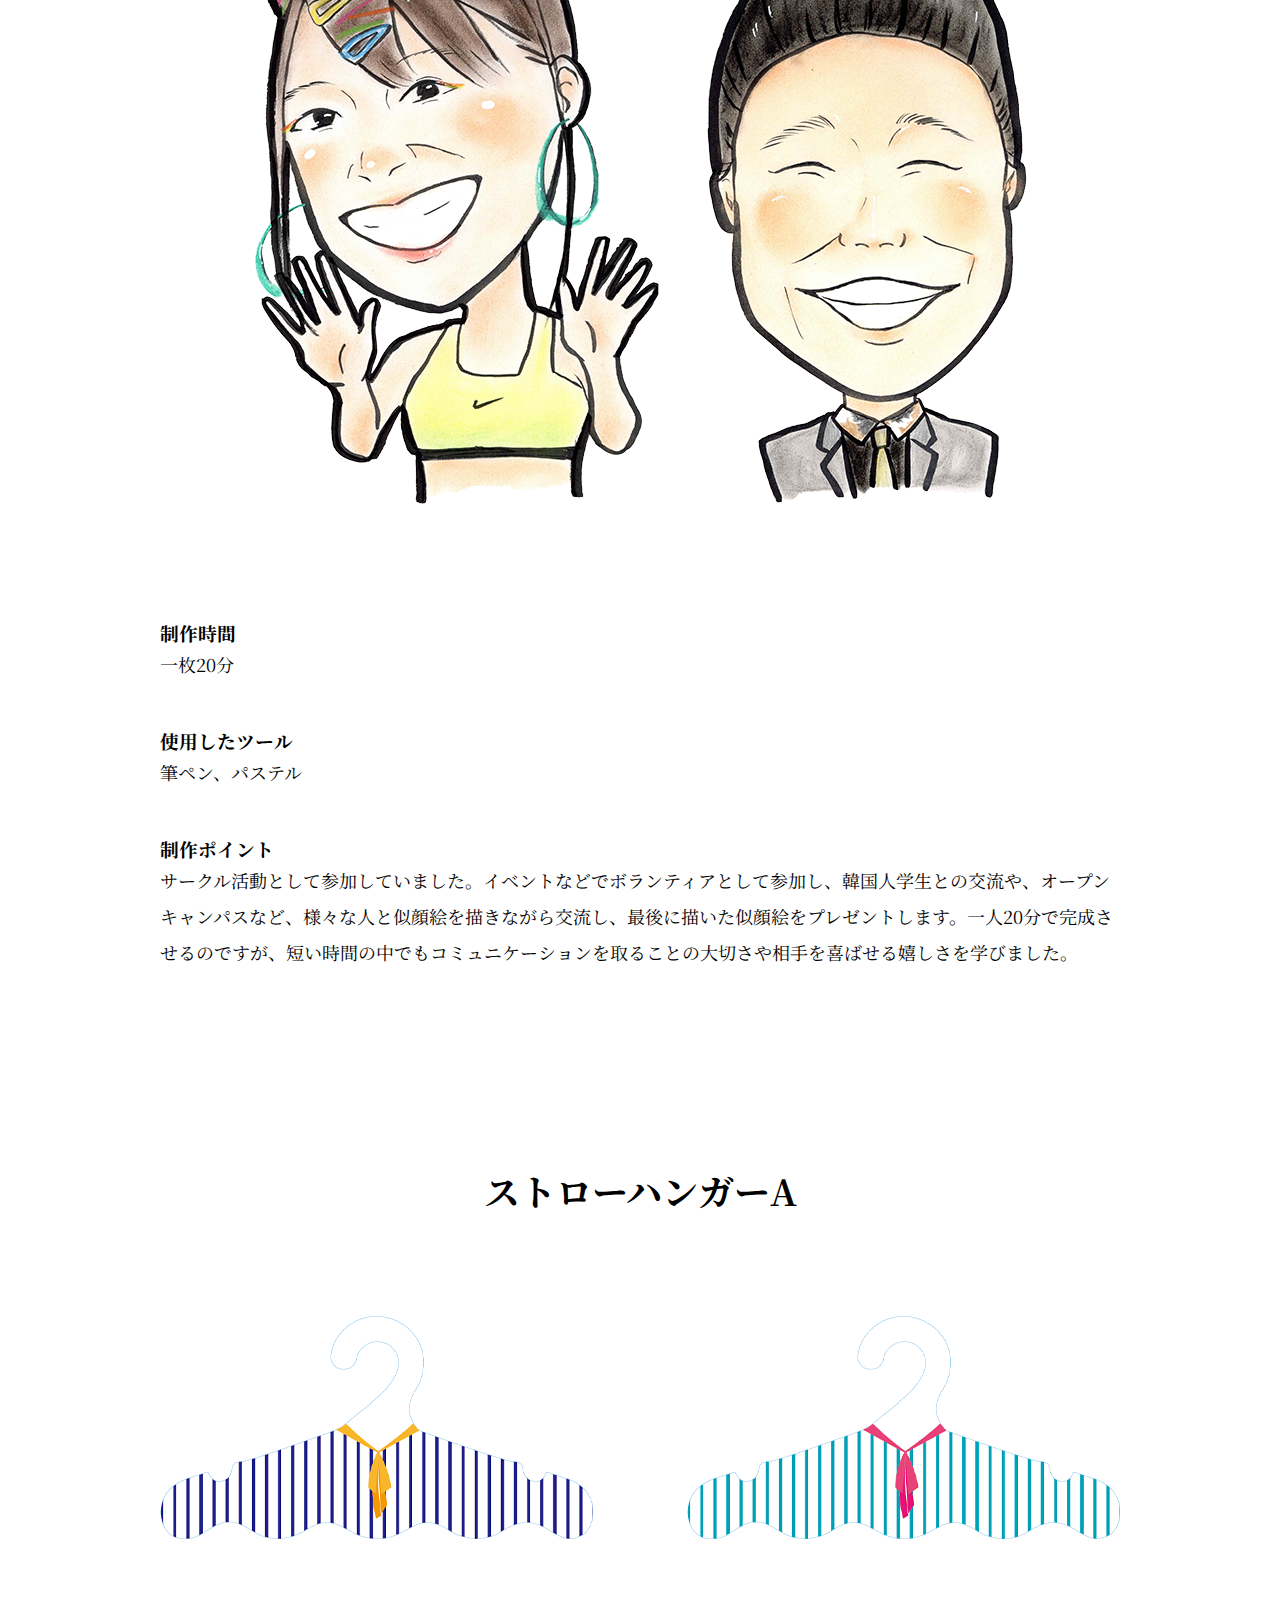
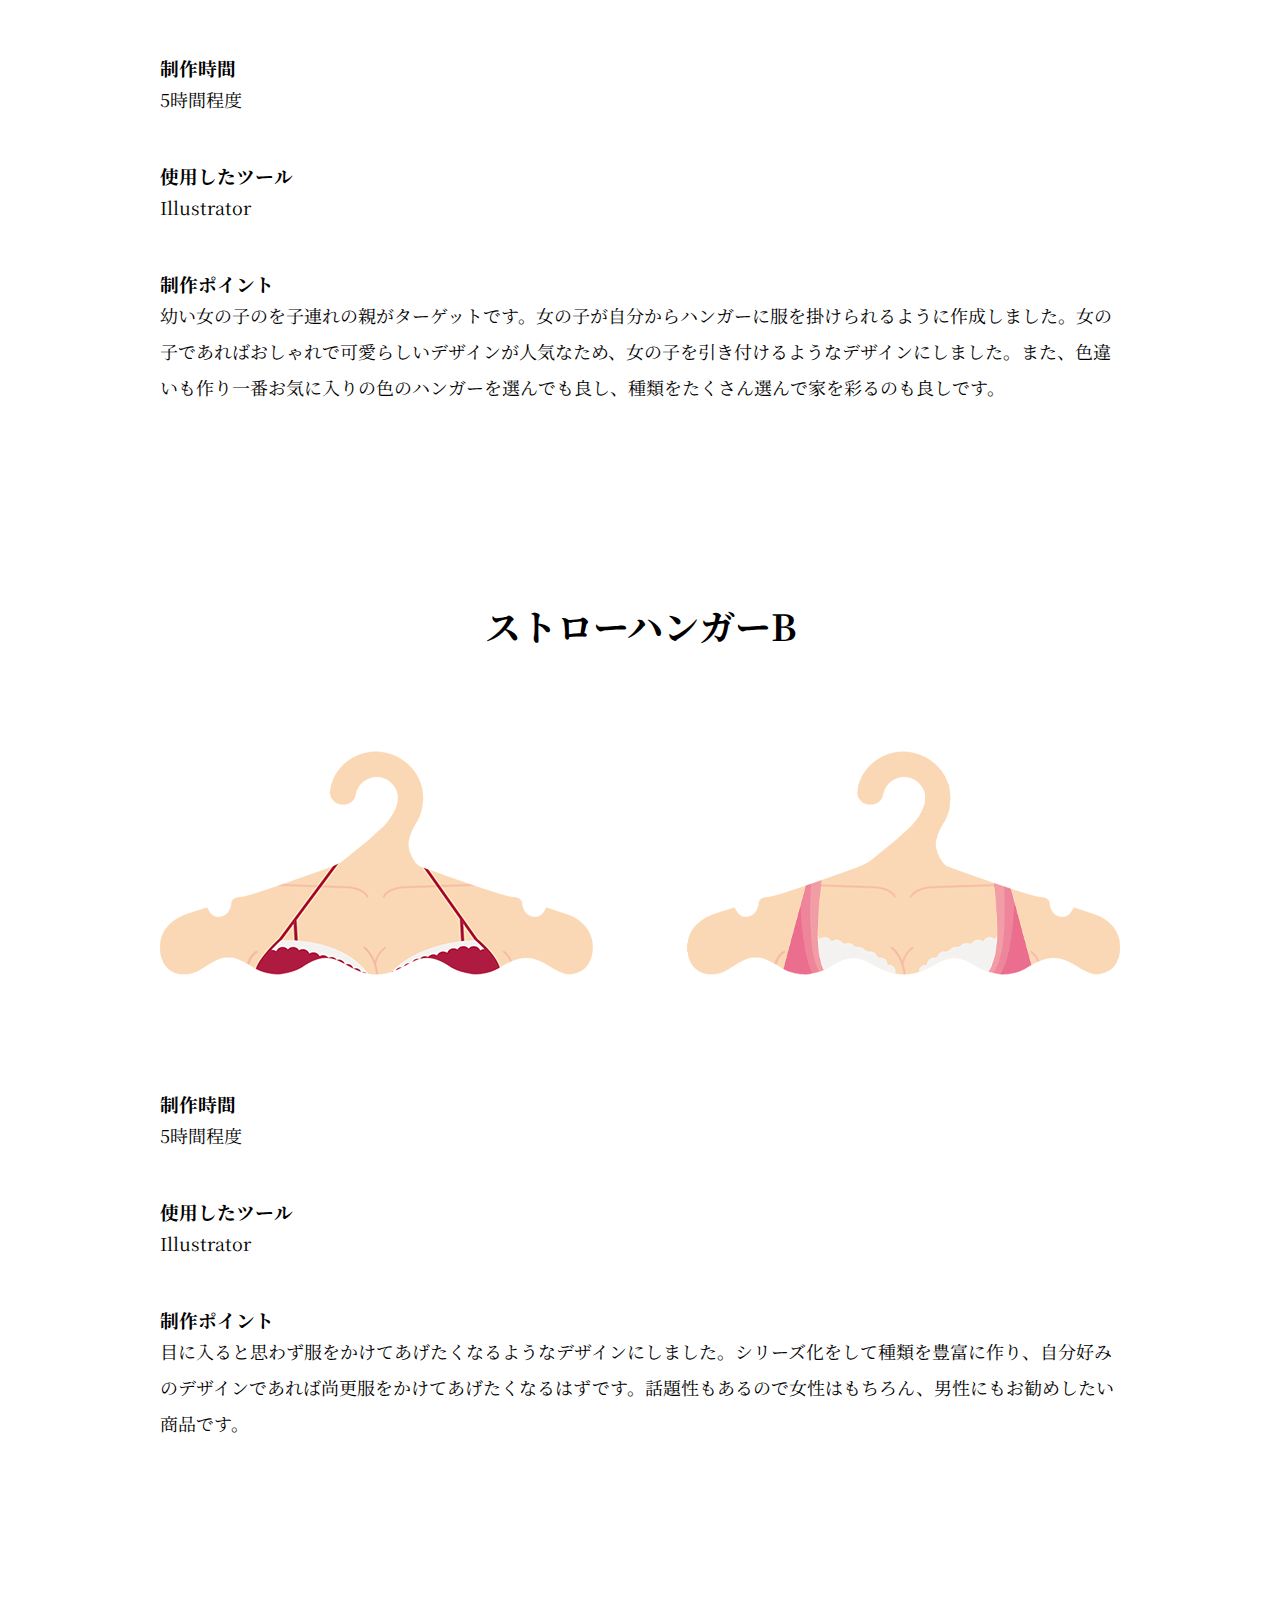
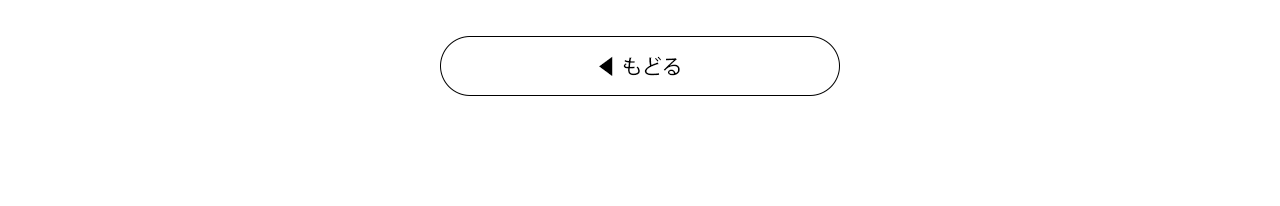
<file: work_other.html>
<!doctype html>
<html>
<head>
<meta charset="utf-8">
<title>Other | OHARA AINA Portfolio</title>
<link rel="stylesheet" href="style3.css">
<link rel="preconnect" href="https://fonts.gstatic.com" crossorigin>
<link href="https://fonts.googleapis.com/css2?family=Noto+Serif+JP:wght@200&display=swap" rel="stylesheet"></head>

<body>
	
	<img src="index_images/decoration_left.png" alt="flame" class="flame_top">
	<img src="index_images/decoration_right.png" alt="flame" class="flame_bottom">

<header>
	
	<div class="flame"></div>
		<nav>
			<div class="clearfix nav_conteiner wrap">
				<div class="nav_item">
					<a href="index.html#work">
					<img src="index_images/Work.png" alt="Work" class="trans_nav">
					</a>
				</div>
				<div class="nav_item">
					<a href="index.html#about">
					<img src="index_images/About.png" alt="About" class="trans_nav">
					</a>
				</div>
				<div class="nav_item">
					<a href="index.html#contact">
					<img src="index_images/Contact.png" alt="Contact" class="trans_nav">
					</a>
				</div>
			</div>
		</nav>
	
	<p class="footer_text">🄫  大原愛菜, ALL RIGHTS RESERVED.</p>
	
</header>


<main>
	
<div class="none"></div>
<div class="wrap">
	<div class="top">
		<img src="work_images/Other.png" alt="Other">
	</div>
	<h2>かべがみ</h2>
	<img src="work_item_images/かべいろ.png" alt="かべいろ">
	
	<div class="concept">
		<h3>制作時間</h3>
		<p>9時間程度</p>

		<h3>使用したツール</h3>
		<p>Illustrator</p>

		<h3>制作ポイント</h3>
		<p>大自然のジャングルをイメージした壁紙です。あちこちに動物たちが隠れており、遊び心を加えました。ジャングルの世界に飛び込んだような気分を味わえます。また、地層は世界観を崩さないため、図形で表現しました。</p>
	</div>
	
	<h2 id="nigaoe">「似顔絵隊」サークル活動</h2>
	<div class="nigaoe">
	<img src="work_item_images/似顔絵.png" alt="似顔絵">
	</div>
	
	<div class="concept">
		<h3>制作時間</h3>
		<p>一枚20分</p>

		<h3>使用したツール</h3>
		<p>筆ペン、パステル</p>

		<h3>制作ポイント</h3>
		<p>サークル活動として参加していました。イベントなどでボランティアとして参加し、韓国人学生との交流や、オープンキャンパスなど、様々な人と似顔絵を描きながら交流し、最後に描いた似顔絵をプレゼントします。一人20分で完成させるのですが、短い時間の中でもコミュニケーションを取ることの大切さや相手を喜ばせる嬉しさを学びました。</p>
	</div>
	
	<h2 id="hangerA">ストローハンガーA</h2>
		<div class="conteiner">
			<div class="item">
				<img src="work_item_images/hangerA-1.png" alt="ハンガーA">
			</div>

			<div class="item">
				<img src="work_item_images/hangerA-2.png" alt="ハンガーA">
			</div>
		</div>
	
	<div class="concept">
		<h3>制作時間</h3>
		<p>5時間程度</p>

		<h3>使用したツール</h3>
		<p>Illustrator</p>

		<h3>制作ポイント</h3>
		<p>幼い女の子のを子連れの親がターゲットです。女の子が自分からハンガーに服を掛けられるように作成しました。女の子であればおしゃれで可愛らしいデザインが人気なため、女の子を引き付けるようなデザインにしました。また、色違いも作り一番お気に入りの色のハンガーを選んでも良し、種類をたくさん選んで家を彩るのも良しです。</p>
	</div>

	<h2 id="hangerB">ストローハンガーB</h2>
		<div class="conteiner">
			<div class="item">
				<img src= "work_item_images/hangerB-1.png" alt="ハンガーB">
			</div>

			<div class="item">
				<img src="work_item_images/hangerB-2.png" alt="ハンガーB">
			</div>
		</div>
	
	<div class="concept">
		<h3>制作時間</h3>
		<p>5時間程度</p>

		<h3>使用したツール</h3>
		<p>Illustrator</p>

		<h3>制作ポイント</h3>
		<p>目に入ると思わず服をかけてあげたくなるようなデザインにしました。シリーズ化をして種類を豊富に作り、自分好みのデザインであれば尚更服をかけてあげたくなるはずです。話題性もあるので女性はもちろん、男性にもお勧めしたい商品です。</p>
	</div>


	<a href="work.html">
		<div class="back"></div>
	</a>
	
</div>
</main>


</body>
</html>
</file>
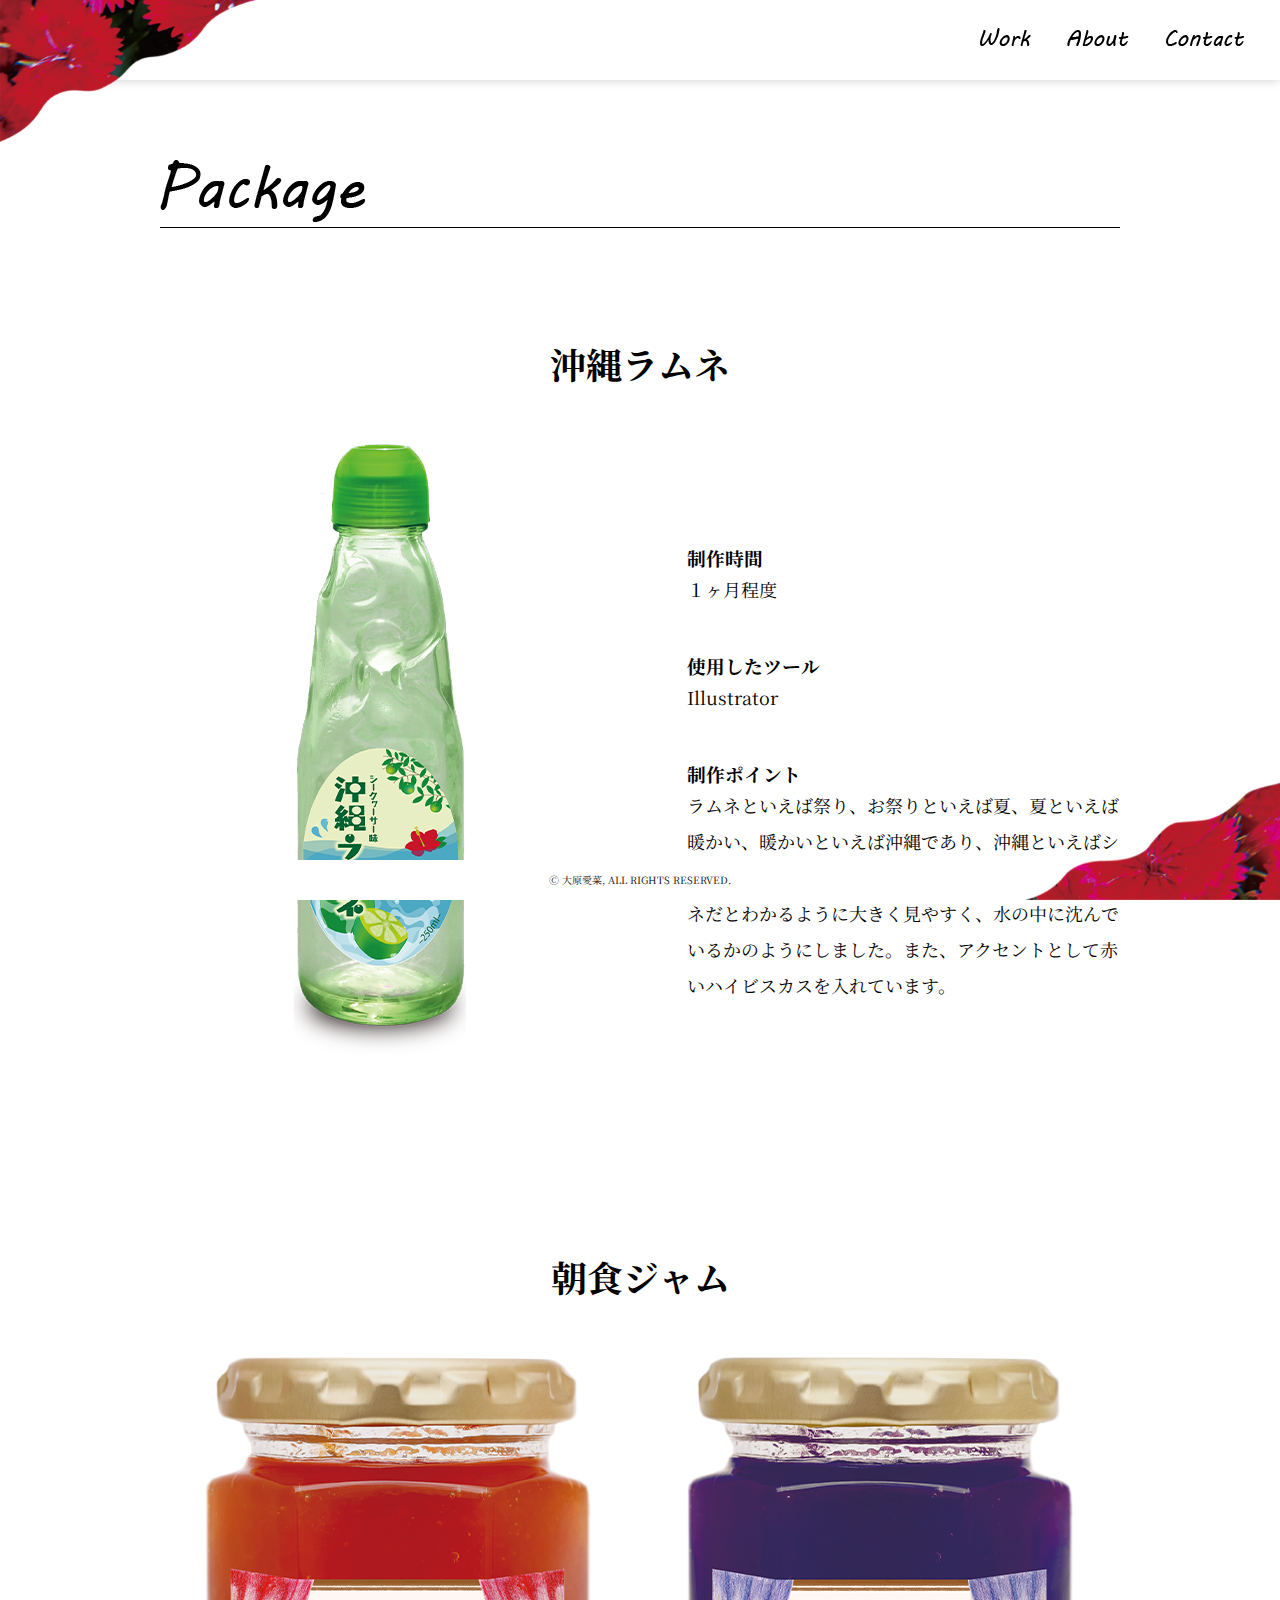
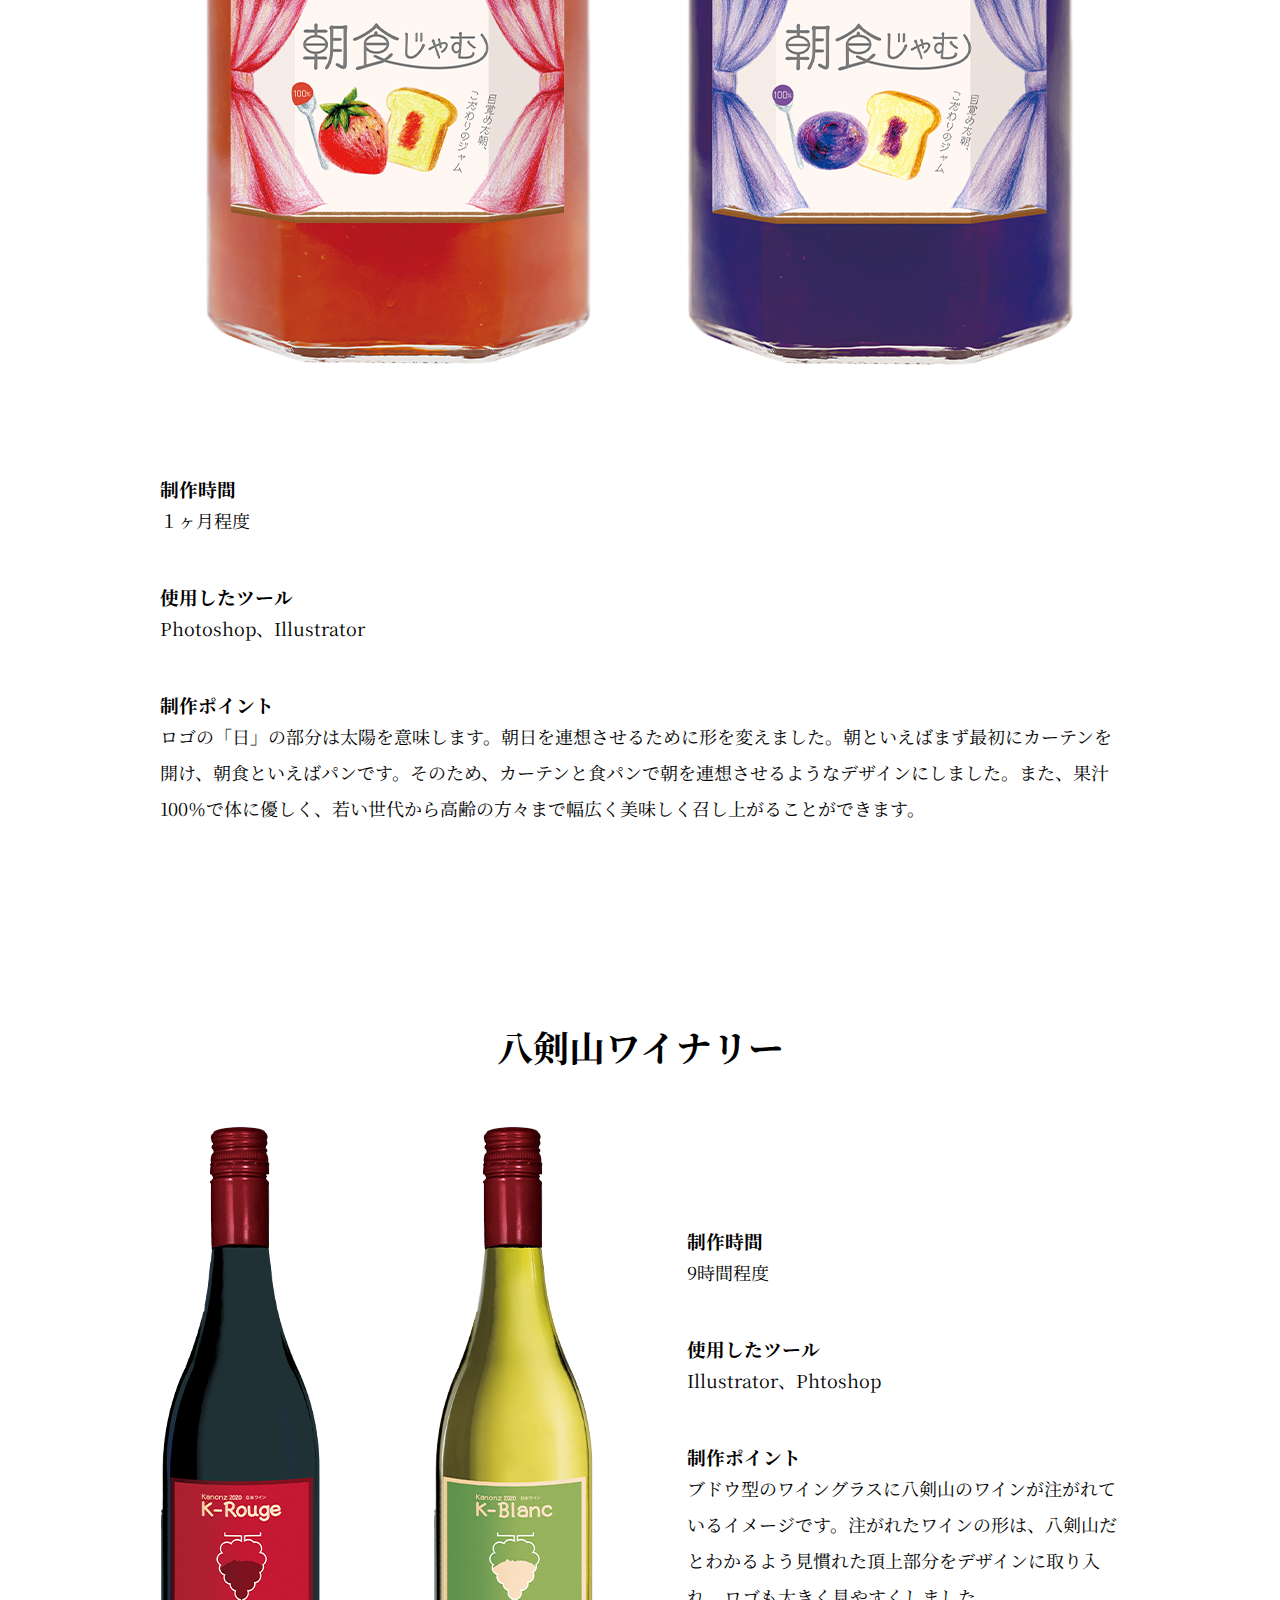
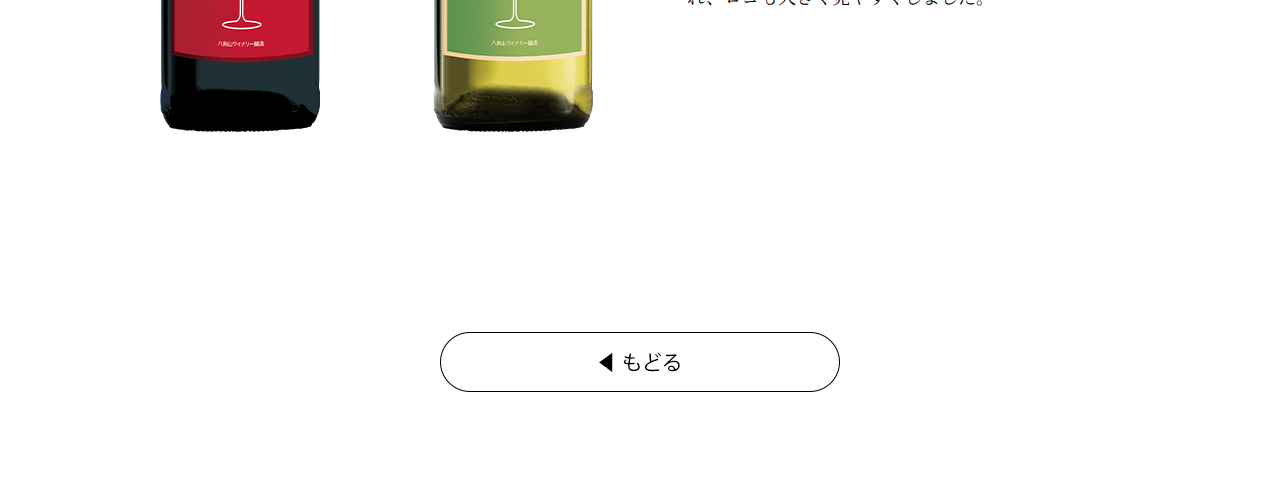
<file: work_pakcage.html>
<!doctype html>
<html>
<head>
<meta charset="utf-8">
<title>Package | OHARA AINA Portfolio</title>
<link rel="stylesheet" href="style3.css">
<link rel="preconnect" href="https://fonts.gstatic.com" crossorigin>
<link href="https://fonts.googleapis.com/css2?family=Noto+Serif+JP:wght@200&display=swap" rel="stylesheet"></head>

<body>
	
	<img src="index_images/decoration_left.png" alt="flame" class="flame_top">
	<img src="index_images/decoration_right.png" alt="flame" class="flame_bottom">

<header>
	
	<div class="flame"></div>
		<nav>
			<div class="clearfix nav_conteiner wrap">
				<div class="nav_item">
					<a href="index.html#work">
					<img src="index_images/Work.png" alt="Work" class="trans_nav">
					</a>
				</div>
				<div class="nav_item">
					<a href="index.html#about">
					<img src="index_images/About.png" alt="About" class="trans_nav">
					</a>
				</div>
				<div class="nav_item">
					<a href="index.html#contact">
					<img src="index_images/Contact.png" alt="Contact" class="trans_nav">
					</a>
				</div>
			</div>
		</nav>
	
	<p class="footer_text">🄫  大原愛菜, ALL RIGHTS RESERVED.</p>
	
</header>


<main>
	
<div class="none"></div>
<div class="wrap">
	<div class="top">
		<img src="work_images/Package.png" alt="Package">
	</div>
	<h2>沖縄ラムネ</h2>
	<div class="concept_under">
	<div class="conteiner">
		<div class="item">
			<div class="ramune"></div>
		</div>
	
		<div class="item">
			<div class="concept_right2">
			<h3>制作時間</h3>
			<p>１ヶ月程度</p>

			<h3>使用したツール</h3>
			<p>Illustrator</p>

			<h3>制作ポイント</h3>
			<p>ラムネといえば祭り、お祭りといえば夏、夏といえば暖かい、暖かいといえば沖縄であり、沖縄といえばシークヮーサーです。ラベルはシークヮーサー味のラムネだとわかるように大きく見やすく、水の中に沈んでいるかのようにしました。また、アクセントとして赤いハイビスカスを入れています。</p>
			</div>
		</div>
	</div>
	</div>
	
	<h2 id="jam">朝食ジャム</h2>
	<div class="jam"></div>
	
	<div class="concept">
		<h3>制作時間</h3>
		<p>１ヶ月程度</p>

		<h3>使用したツール</h3>
		<p>Photoshop、Illustrator</p>

		<h3>制作ポイント</h3>
		<p>ロゴの「日」の部分は太陽を意味します。朝日を連想させるために形を変えました。朝といえばまず最初にカーテンを開け、朝食といえばパンです。そのため、カーテンと食パンで朝を連想させるようなデザインにしました。また、果汁 100％で体に優しく、若い世代から高齢の方々まで幅広く美味しく召し上がることができます。</p>
	</div>
	
	<h2 id="wine">八剣山ワイナリー</h2>
	<div class="concept_under">
	<div class="conteiner">
		<div class="item">
			<img src="work_item_images/八剣山ワイン.png" alt="八剣山ワイン">
		</div>
	
		<div class="item">
			<div class="concept_right2">
			<h3>制作時間</h3>
			<p>9時間程度</p>

			<h3>使用したツール</h3>
			<p>Illustrator、Phtoshop</p>

			<h3>制作ポイント</h3>
			<p>ブドウ型のワイングラスに八剣山のワインが注がれているイメージです。注がれたワインの形は、八剣山だとわかるよう見慣れた頂上部分をデザインに取り入れ、ロゴも大きく見やすくしました。</p>
			</div>
		</div>
	</div>
	</div>


	<a href="work.html">
		<div class="back"></div>
	</a>
	
</div>
</main>


</body>
</html>
</file>
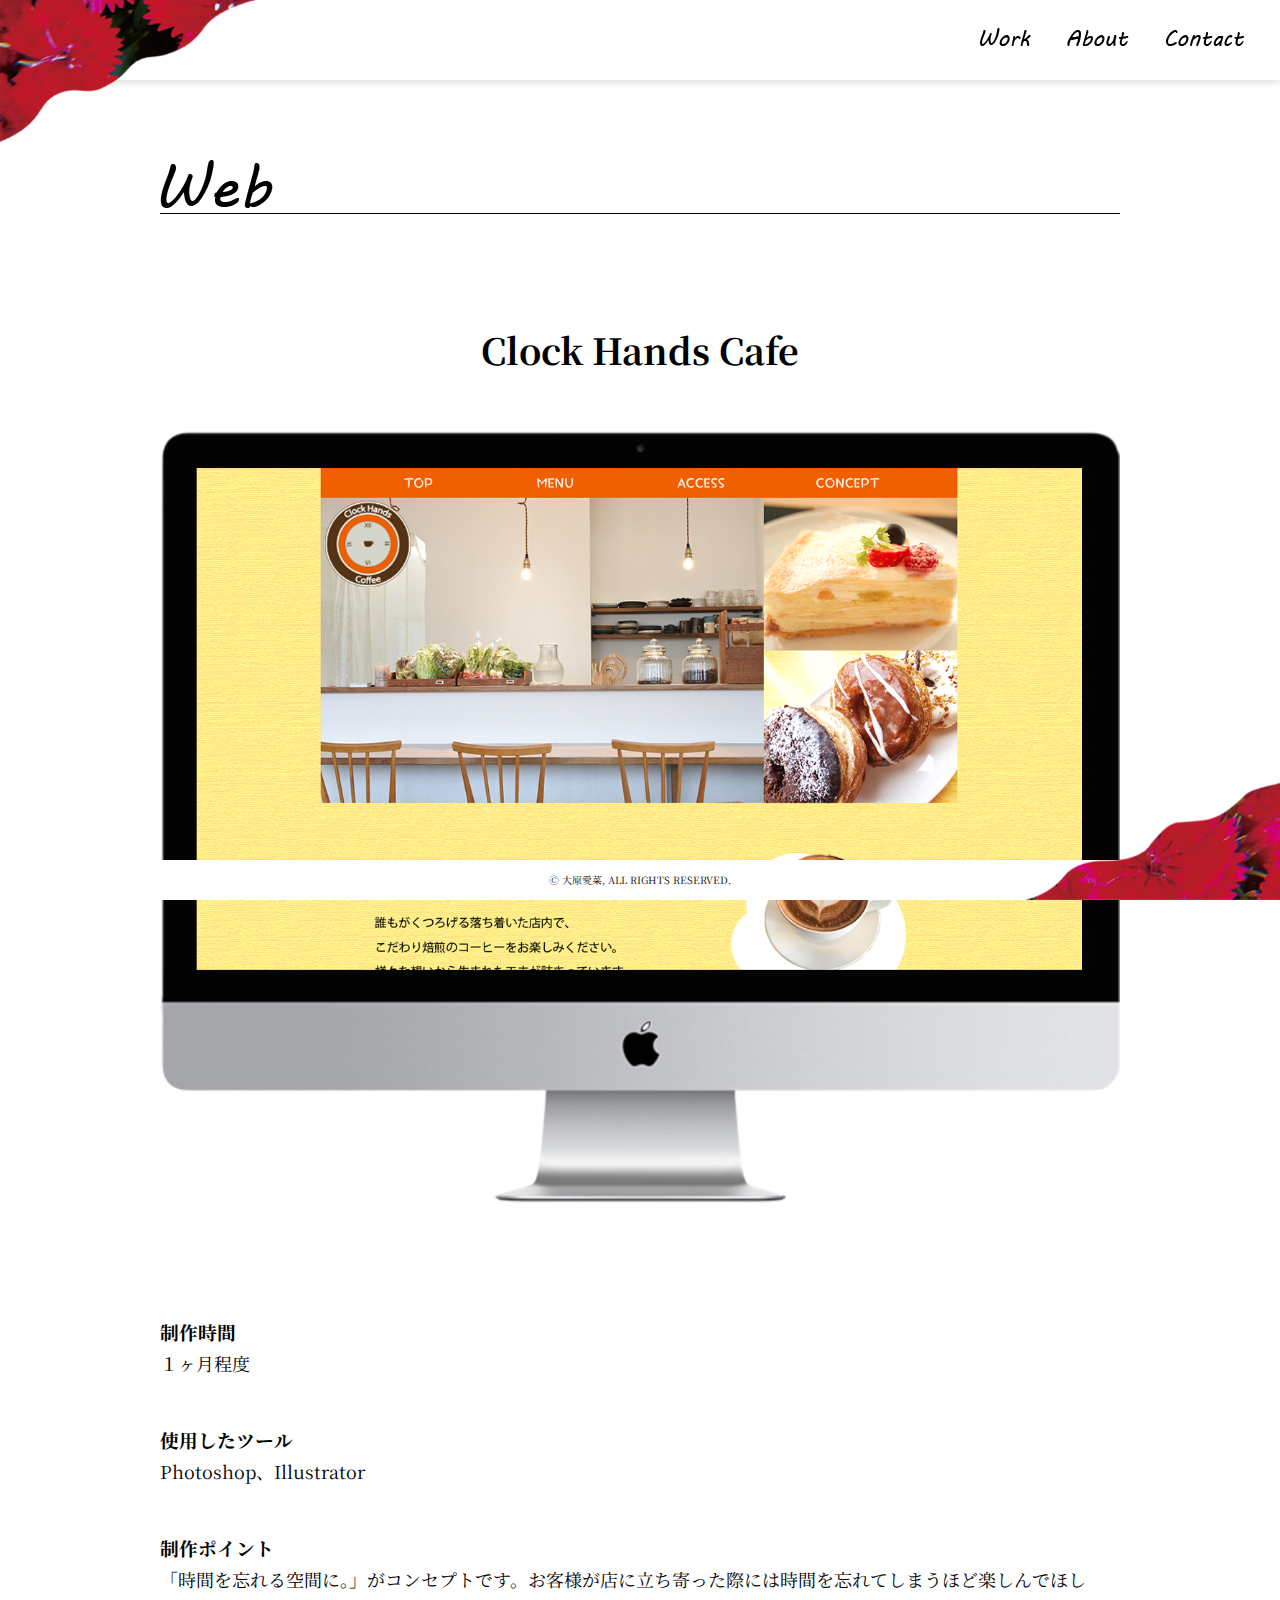
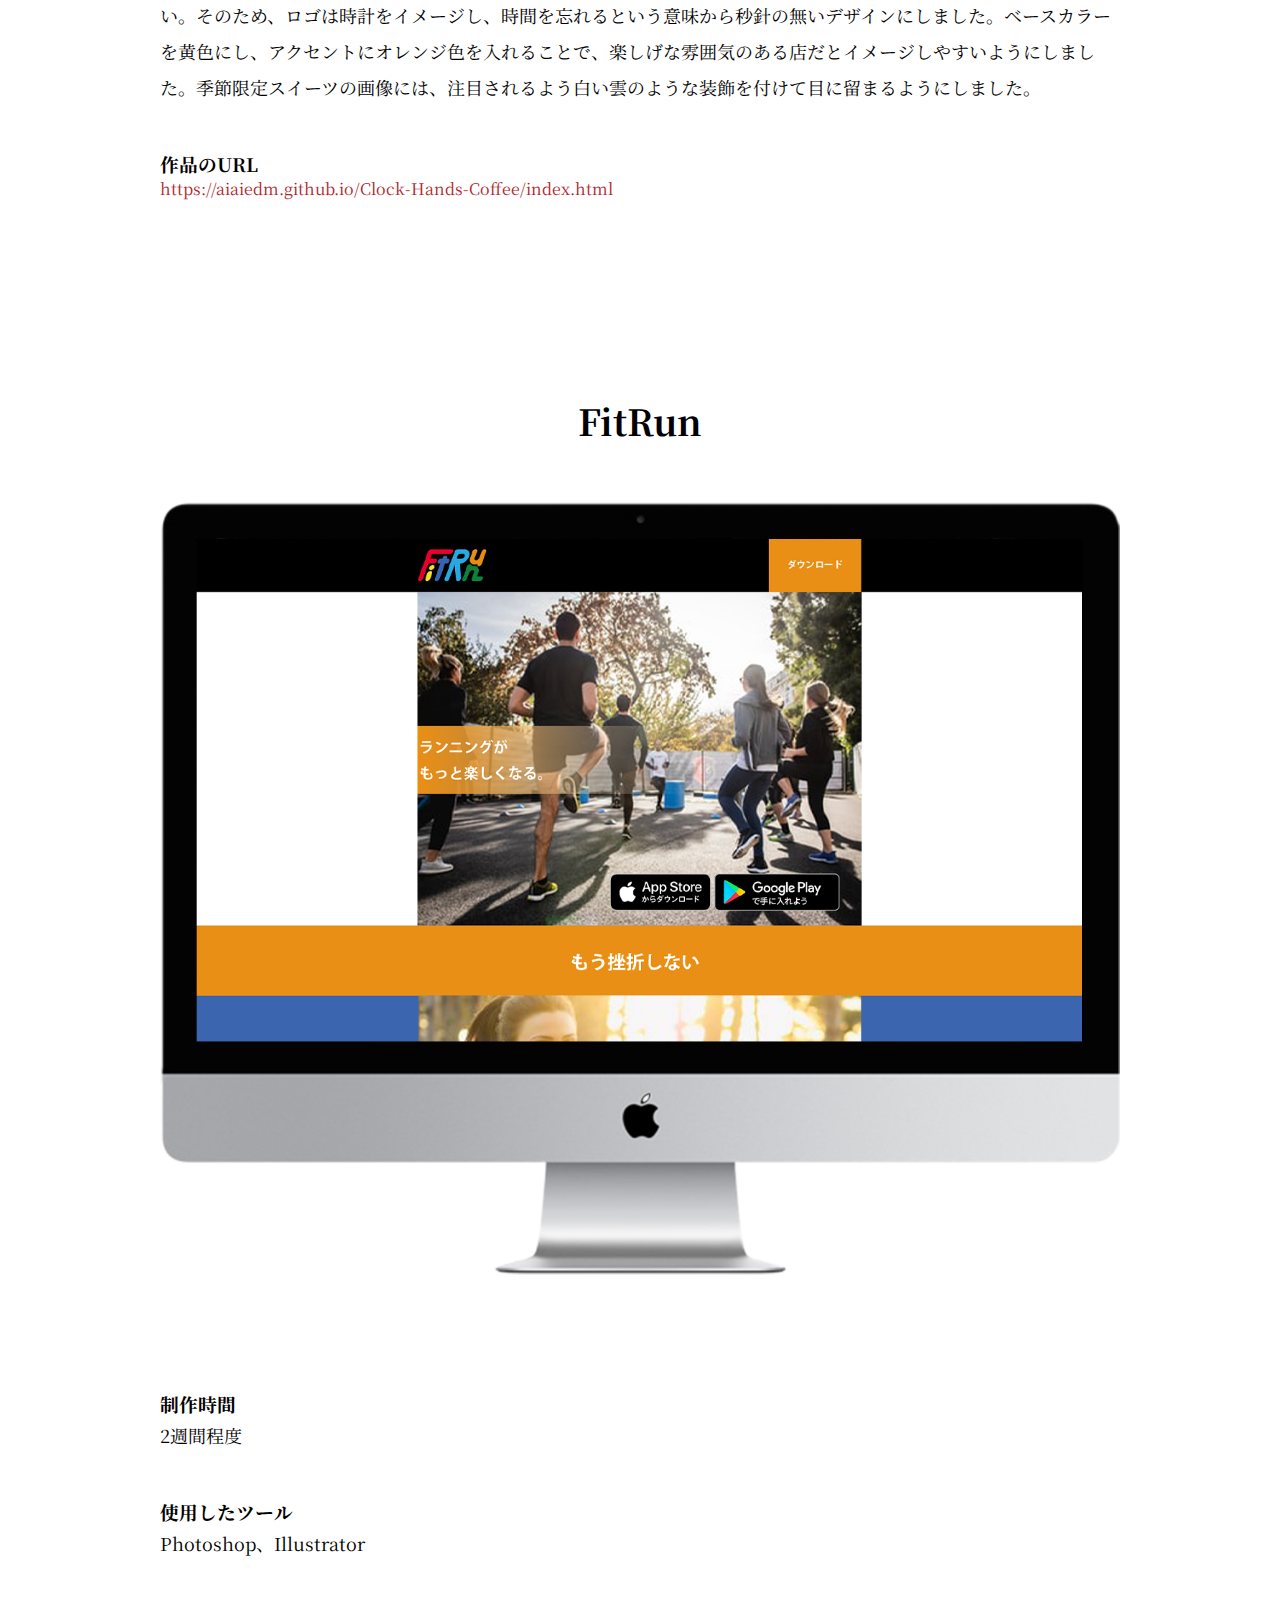
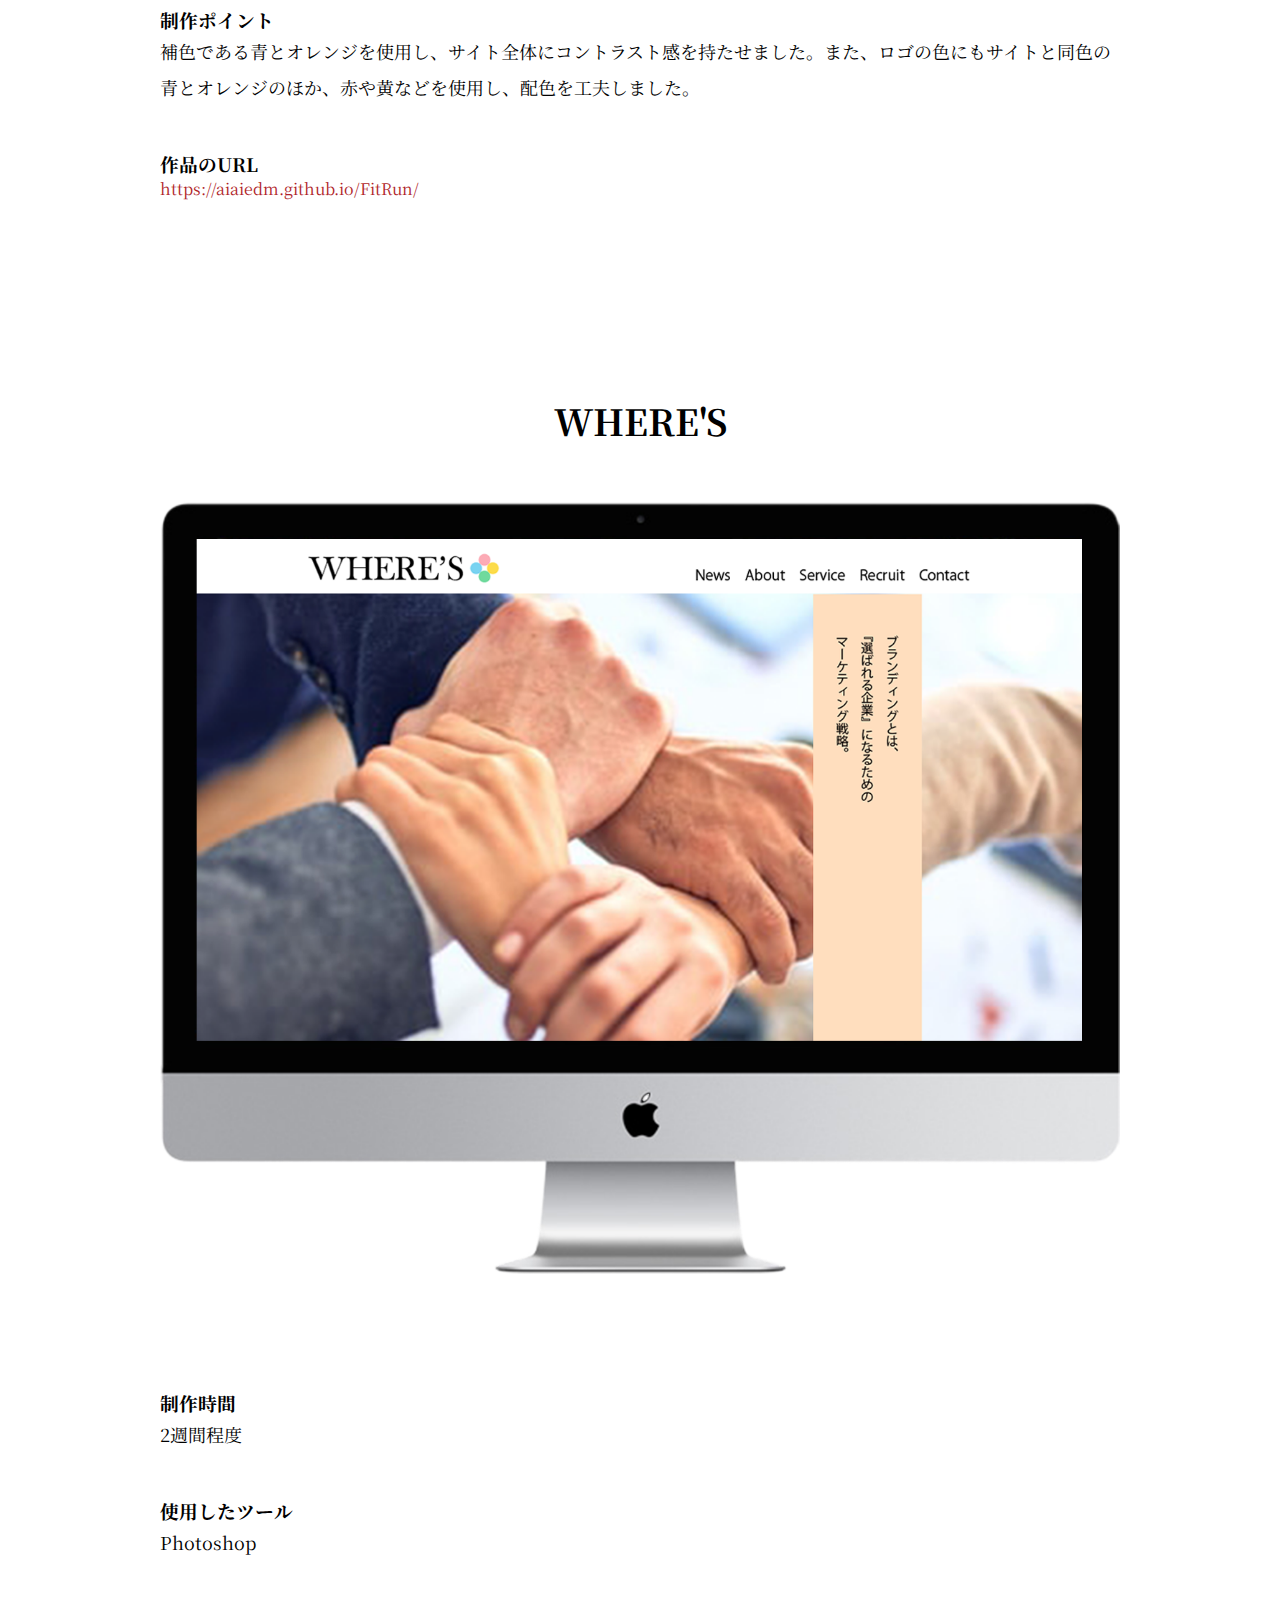
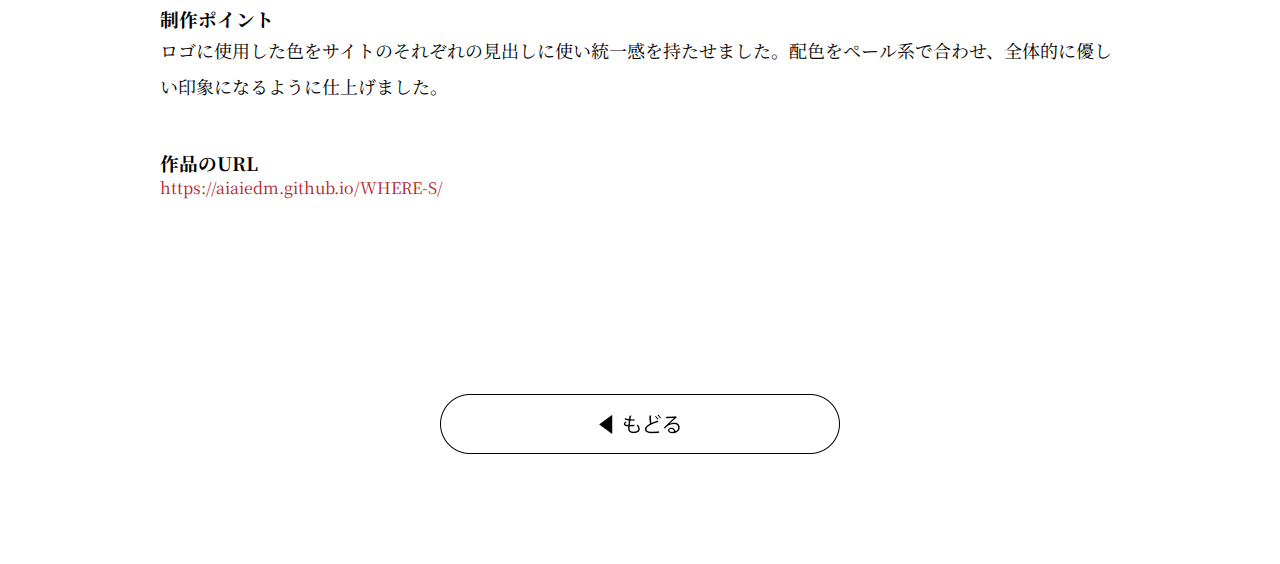
<file: work_web.html>
<!doctype html>
<html>
<head>
<meta charset="utf-8">
<title>Web | OHARA AINA Portfolio</title>
<link rel="stylesheet" href="style3.css">
<link rel="preconnect" href="https://fonts.gstatic.com" crossorigin>
<link href="https://fonts.googleapis.com/css2?family=Noto+Serif+JP:wght@200&display=swap" rel="stylesheet"></head>

<body>
	
	<img src="index_images/decoration_left.png" alt="flame" class="flame_top">
	<img src="index_images/decoration_right.png" alt="flame" class="flame_bottom">

<header>
	
	<div class="flame"></div>
		<nav>
			<div class="clearfix nav_conteiner wrap">
				<div class="nav_item">
					<a href="index.html#work">
					<img src="index_images/Work.png" alt="Work" class="trans_nav">
					</a>
				</div>
				<div class="nav_item">
					<a href="index.html#about">
					<img src="index_images/About.png" alt="About" class="trans_nav">
					</a>
				</div>
				<div class="nav_item">
					<a href="index.html#contact">
					<img src="index_images/Contact.png" alt="Contact" class="trans_nav">
					</a>
				</div>
			</div>
		</nav>
	
	<p class="footer_text">🄫  大原愛菜, ALL RIGHTS RESERVED.</p>
	
</header>


<main>
	
<div class="none"></div>
<div class="wrap">
	<div class="top">
		<img src="work_images/Web.png" alt="web">
	</div>
	<h2>Clock Hands Cafe</h2>
	<img src="work_item_images/CHcafe_PC.png" alt="cafe_image" class="work_image">
	
	<div class="concept">
		<h3>制作時間</h3>
		<p>１ヶ月程度</p>

		<h3>使用したツール</h3>
		<p>Photoshop、Illustrator</p>

		<h3>制作ポイント</h3>
		<p>「時間を忘れる空間に。」がコンセプトです。お客様が店に立ち寄った際には時間を忘れてしまうほど楽しんでほしい。そのため、ロゴは時計をイメージし、時間を忘れるという意味から秒針の無いデザインにしました。ベースカラーを黄色にし、アクセントにオレンジ色を入れることで、楽しげな雰囲気のある店だとイメージしやすいようにしました。季節限定スイーツの画像には、注目されるよう白い雲のような装飾を付けて目に留まるようにしました。</p>
		
		<h3>作品のURL</h3>
		<a href="https://aiaiedm.github.io/Clock-Hands-Coffee/index.html">https://aiaiedm.github.io/Clock-Hands-Coffee/index.html</a>
	</div>
	
	<h2 id="FitRun">FitRun</h2>
	<img src="work_item_images/FitRun_PC.png" alt="FitRun_image" class="work_image">
	
	<div class="concept">
		<h3>制作時間</h3>
		<p>2週間程度</p>

		<h3>使用したツール</h3>
		<p>Photoshop、Illustrator</p>

		<h3>制作ポイント</h3>
		<p>補色である青とオレンジを使用し、サイト全体にコントラスト感を持たせました。また、ロゴの色にもサイトと同色の青とオレンジのほか、赤や黄などを使用し、配色を工夫しました。</p>
		
		<h3>作品のURL</h3>
		<a href="https://aiaiedm.github.io/FitRun/">https://aiaiedm.github.io/FitRun/</a>
	</div>

	<h2 id="WHERE'S">WHERE'S</h2>
	<img src="work_item_images/WHERE'S_PC.png" alt="WHERE'S_image" class="work_image">
	
	<div class="concept">
		<h3>制作時間</h3>
		<p>2週間程度</p>

		<h3>使用したツール</h3>
		<p>Photoshop</p>

		<h3>制作ポイント</h3>
		<p>ロゴに使用した色をサイトのそれぞれの見出しに使い統一感を持たせました。配色をペール系で合わせ、全体的に優しい印象になるように仕上げました。</p>
		
		<h3>作品のURL</h3>
		<a href="https://aiaiedm.github.io/WHERE-S/">https://aiaiedm.github.io/WHERE-S/</a>
	</div>

	<a href="work.html">
		<div class="back"></div>
	</a>
	
</div>
</main>


</body>
</html>
</file>
<file: style.css>
@charset "utf-8";
/* CSS Document */

* {
	margin: 0; padding: 0;
	list-style: none;
	font-family: 'Noto Serif JP', serif;
}

.wrap{
	max-width: 960px;
	margin-left: auto; margin-right: auto;
}

body{
	background-color: #ffffff;
	position: relative;
}

.clearfix::after {
	content: "";
	display: block;
	clear: both;
}

/*-----header-----*/

.flame_top {
	display: block;
	position: fixed;
	z-index: 100;
	left: 0; top: 0;
	width: 20vw;
	height: auto;
}

.flame_bottom {
	display: block;
	position: fixed;
	z-index: 100;
	right: 0; bottom: 0;
	width: 20vw;
	height: auto;
}

nav{
	height: 80px;
	width: 100%;
	line-height: 80px;
	background-color: #ffffff;
	box-shadow: 0 0 10px #cccccc;
	position: fixed;
	z-index: 99;
}

.nav_conteiner{
	width: 300px;
	margin-left: auto;
	margin-right: auto;
	display: flex;
	justify-content: space-between;
	float: right;
}

.trans_nav{
	cursor: pointer;
	transition-duration: 0.3s;
}

.trans_nav:hover{
	transform: rotate(9deg);
	transition-duration: 0.3s;
}

.nameROGO{
	height: 100vh;
	background-image: url("index_images/OHARA AINA.png");
	background-repeat: no-repeat;
	background-position: center;
}

/*-----footer-----*/

.footer_text{
	position: fixed;
	z-index: 99;
	bottom: 0;
	width: 100%;
	height: 40px;
	line-height: 40px;
	font-size: 10px;
	text-align: center;
	background-color: #FFFFFF;
	margin-left: auto; margin-right: auto;
	
}



/*-----main-----*/

.title_size{
	height: 70px;
	float: left;
}

.sub{
	width: 95px;
	margin-top: 55px;
	font-size: 16px;
}

/*-----work-----*/

.work{
	display: flex;
	height: 620px;
	margin-bottom: 150px;
	justify-content: space-between;
	padding-left: 50px;
}

.work_icon{
	width: 655px;
	display: flex;
	justify-content: flex-end;
	}

.work_icon_left{
	margin-right: 50px;
	margin-top: 85px;
}

.icon_Web{
	width: 256px; height: 248px;
	background-image: url("index_images/work_Web.jpg");
	background-repeat: no-repeat;
	margin-bottom: 40px;
	cursor: pointer;
	transition-duration: 0.5s;
}

.icon_Web:hover{
	transform: scale(1.2);
	transition-duration: 0.5s;
}

.icon_Package{
	width: 256px; height: 248px;
	background-image: url("index_images/work_Package.jpg");
	background-repeat: no-repeat;
	cursor: pointer;
	transition-duration: 0.5s;
}

.icon_Package:hover{
	transform: scale(1.2);
	transition-duration: 0.5s;
}

.work_icon_right{
	margin-top: 27px;
}

.icon_Graphic{
	width: 256px; height: 248px;
	background-image: url("index_images/work_Graphic.jpg");
	background-repeat: no-repeat;
	margin-bottom: 40px;
	cursor: pointer;
	transition-duration: 0.5s;
}

.icon_Graphic:hover{
	transform: scale(1.2);
	transition-duration: 0.5s;
}

.icon_Other{
	width: 256px; height: 248px;
	background-image: url("index_images/Work_Other.jpg");
	background-repeat: no-repeat;
	cursor: pointer;
	transition-duration: 0.5s;
}

.icon_Other:hover{
	transform: scale(1.2);
	transition-duration: 0.5s;
}

#work,#about,#contact{
	height: 90px;
}

/*-----about-----*/

.about{
	margin-top: 90px;
	margin-bottom: 150px;
	display: flex;
	justify-content: space-between;
	background-color: #cccccc;
	padding: 50px;
}

.about_description{
	width: 445px;
}

.about_description h2{
	margin-bottom: 40px;
	font-size: 20px;
}

.about_description h3{
	font-size: 32px;
}

.about_description h4{
	margin-bottom: 46px;
}

.about_description p{
	font-size: 16px;
}

/*-----contact-----*/

.contact{
	margin-bottom: 40px;
	display: flex;
	justify-content: space-between;
	background-color: #cccccc;
	padding: 50px;
}

.contact_description{
	width: 445px;
}

.contact_description h2{
	font-size: 32px;
	margin-bottom: 45px;
}

.contact_description p{
	font-size: 16px;
	margin-bottom: 80px;
	width: 440px;
}

#AZD{
	cursor: pointer;
	transition-duration: 0.3s;
}

#AZD:hover{
	opacity: 0.6;
	transition-duration: 0.3s;
}

/*-----footer-----*/
</file>
<file: style2.css>
@charset "utf-8";
/* CSS Document */

* {
	margin: 0; padding: 0;
	list-style: none;
	font-family: 'Noto Serif JP', serif;
}

.wrap{
	max-width: 960px;
	margin-left: auto; margin-right: auto;
}

body{
	background-color: #ffffff;
}

.clearfix::after {
	content: "";
	display: block;
	clear: both;
}

/*-----header-----*/

.flame_top {
	display: block;
	position: fixed;
	z-index: 100;
	left: 0; top: 0;
	width: 20vw;
	height: auto;
}

.flame_bottom {
	display: block;
	position: fixed;
	z-index: 100;
	right: 0; bottom: 0;
	width: 20vw;
	height: auto;
}

nav{
	height: 80px;
	width: 100%;
	line-height: 80px;
	background-color: #ffffff;
	box-shadow: 0 0 10px #cccccc;
	position: fixed;
	z-index: 99;
}

.nav_conteiner{
	width: 300px;
	margin-left: auto;
	margin-right: auto;
	display: flex;
	justify-content: space-between;
	float: right;
}

.trans_nav{
	cursor: pointer;
	transition-duration: 0.3s;
}

.trans_nav:hover{
	transform: rotate(9deg);
	transition-duration: 0.3s;
}

/*-----footer-----*/

.footer_text{
	position: fixed;
	bottom: 0;
	width: 100%;
	height: 40px;
	line-height: 40px;
	font-size: 10px;
	text-align: center;
	background-color: #FFFFFF;
	z-index: 99;
	margin-left: auto; margin-right: auto;
}



/*-----main-----*/

.none{
	height: 160px;
}

.conteiner{
	width: 960px;
	margin-left: auto; margin-right: auto;
	display: flex;
	justify-content: space-between;
	margin-top: 78px;
}

.item{
	width: 306px; height: 266px;
	cursor: pointer;
}

p{
	text-align: center;
	font-size: 18px;
}

.item a {
	color: #000000;
	text-decoration: none;
	transition: color .3s, text-decoration .3s;
	cursor: pointer;
}

.item:hover {
	color: #bf1928;
	transform: scale(0.9);
	transition-duration: 0.3s;
}

.back{
	width: 400px; height: 60px;
	background-image: url("work_images/work_buttom.png");
	background-repeat: no-repeat;
	margin-left: auto; margin-right: auto;
	margin-bottom: 110px;
	cursor: pointer;
}

.back:hover{
	transform: rotateY(360deg);
	transition: transform 1.0s;
}

/*-----Web-----*/

#Web{
	height: 556px;
	border-bottom: 1px solid;
}

/*-----Graphic-----*/

#Graphic{
	height: 932px;
	margin-top: 44px;
	border-bottom: 1px solid;
}

/*-----Package-----*/

#Package{
	height: 600px;
	margin-top: 44px;
	border-bottom: 1px solid;
}

/*-----Package-----*/

#Other{
	height: 932px;
	margin-top: 44px;
}
</file>
<file: style3.css>
@charset "utf-8";
/* CSS Document */

* {
	margin: 0; padding: 0;
	list-style: none;
	font-family: 'Noto Serif JP', serif;
}

.wrap{
	max-width: 960px;
	margin-left: auto; margin-right: auto;
}

body{
	background-color: #ffffff;
}

.clearfix::after {
	content: "";
	display: block;
	clear: both;
}

/*-----header-----*/

.flame_top {
	display: block;
	position: fixed;
	z-index: 100;
	left: 0; top: 0;
	width: 20vw;
	height: auto;
}

.flame_bottom {
	display: block;
	position: fixed;
	z-index: 100;
	right: 0; bottom: 0;
	width: 20vw;
	height: auto;
}

nav{
	height: 80px;
	width: 100%;
	line-height: 80px;
	background-color: #ffffff;
	box-shadow: 0 0 10px #cccccc;
	position: fixed;
	z-index: 99;
}

.nav_conteiner{
	width: 300px;
	margin-left: auto;
	margin-right: auto;
	display: flex;
	justify-content: space-between;
	float: right;
}

.trans_nav{
	cursor: pointer;
	transition-duration: 0.3s;
}

.trans_nav:hover{
	transform: rotate(9deg);
	transition-duration: 0.3s;
}

/*-----footer-----*/

.footer_text{
	position: fixed;
	bottom: 0;
	width: 100%;
	height: 40px;
	line-height: 40px;
	font-size: 10px;
	text-align: center;
	background-color: #FFFFFF;
	z-index: 99;
	margin-left: auto; margin-right: auto;
	margin-bottom: 0;
}



/*-----main-----*/

.none{
	height: 160px;
}

.top{
	width: 960px;
	border-bottom: 1px solid;
}

h2{
	text-align: center;
	font-size: 36px;
	margin-top: 110px;
	margin-bottom: 55px;
}

p{
	margin-bottom: 45px;
	font-size: 18px;
	line-height: 36px;
}

.concept{
	margin-top: 110px;
	margin-bottom: 195px;
}

.back{
	width: 400px; height: 60px;
	background-image: url("work_images/work_buttom.png");
	background-repeat: no-repeat;
	margin-left: auto; margin-right: auto;
	margin-bottom: 110px;
	cursor: pointer;
}

.back:hover{
	transform: rotateY(360deg);
	transition: transform 1.0s;
}

/*-----Web-----*/

.work_image{
	width: 960px;
}

.concept a{
	color: #b01e29;
	text-decoration: none;
}

.concept a:hover{
	opacity: 0.5;
}

/*-----Graphic-----*/

.conteiner{
	width: 960px;
	margin-left: auto; margin-right: auto;
	display: flex;
	justify-content: space-between;
}

.concept_right{
	width: 433px;
	margin-top: 134px;
}

.concept_under{
	margin-bottom: 195px;
}

.poster1{
	width: 616px; height: 435px;
	background-image: url("work_item_images/燕岳1.jpg");
	background-repeat: no-repeat;
	margin-left: auto; margin-right: auto;
	margin-bottom: 37px;
}

/*-----Package-----*/

.ramune{
	width: 173px; height: 612px;
	background-image: url("work_item_images/沖縄ラムネ.png");
	background-repeat: no-repeat;
	margin-left: 133px; margin-right: auto;
}

.concept_right2{
	width: 433px;
	margin-top: 100px;
}

.jam{
	width: 870px; height: 608px;
	background-image: url("work_item_images/ジャム.png");
	background-repeat: no-repeat;
	margin-left: auto; margin-right: auto;
}

/*-----Other-----*/

.nigaoe{
	text-align: center;
}

#hangerA{
	margin-bottom: 100px;
}

#hangerB{
	margin-bottom: 100px;
}
</file>
